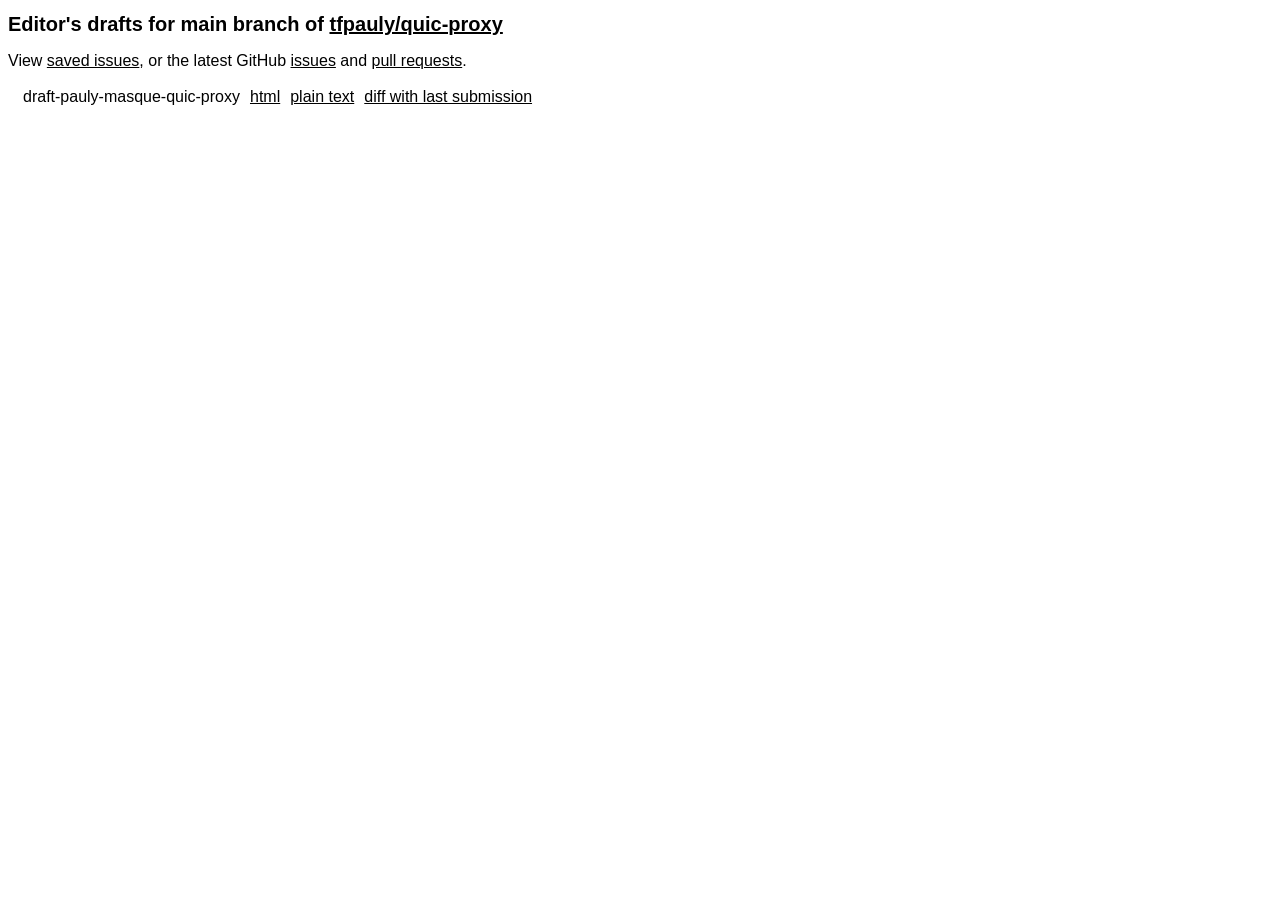
<file: index.html>
<!DOCTYPE html>
<html>
  <head>
    <title>tfpauly/quic-proxy main preview</title>
    <meta name="viewport" content="initial-scale=1.0">
    <style type="text/css">/*<![CDATA[*/
      body { font-family: "Helvetica Neue","Open Sans",Helvetica,Calibri,sans-serif; }
      h1, h2, td { font-family: "Helvetica Neue","Roboto Condensed","Open Sans",Helvetica,Calibri,sans-serif; }
      h1 { font-size: 20px; } h2 { font-size: 16px; }
      table { margin: 5px 10px; border-collapse: collapse; }
      th, td { font-weight: normal; text-align: left; padding: 2px 5px; }
      a:link { color: #000; } a:visited { color: #00a; }
    /*]]>*/</style>
  </head>
  <body>
    <h1>Editor's drafts for main branch of <a href="https://github.com/tfpauly/quic-proxy">tfpauly/quic-proxy</a></h1>
    <p>View <a href="issues.html">saved issues</a>,
      or the latest GitHub <a href="https://github.com/tfpauly/quic-proxy/issues">issues</a>
      and <a href="https://github.com/tfpauly/quic-proxy/pulls">pull requests</a>.</p>
    <table id="branch-main">
      <tr>
        <th>draft-pauly-masque-quic-proxy</th>
        <td><a href="./draft-pauly-masque-quic-proxy.html"
           class="html draft-pauly-masque-quic-proxy">html</a></td>
        <td><a href="./draft-pauly-masque-quic-proxy.txt"
           class="txt draft-pauly-masque-quic-proxy">plain text</a></td>
        <td><a href="https://tools.ietf.org/rfcdiff?url1=https://tools.ietf.org/id/draft-pauly-masque-quic-proxy.txt&amp;url2=https://tfpauly.github.io/quic-proxy/draft-pauly-masque-quic-proxy.txt" class="diff draft-pauly-masque-quic-proxy">
          diff with last submission</a></td>
      </tr>
    </table>
    <script>
// @licstart
//  Any copyright is dedicated to the Public Domain.
//  http://creativecommons.org/publicdomain/zero/1.0/
// @licend
window.onload = function() {
  var referrer_branch = 'main';
  // e.g., "https://github.com/user/repo/tree/main"
  var chunks = document.referrer.split("/");
  if (chunks[2] === 'github.com' && chunks[5] === 'tree') {
    referrer_branch = chunks[6];
  }
  let branch = document.querySelector('#branch-' + referrer_branch);
  let h = document.location.hash.substring(1);
  if (h === 'show') {
    document.location.hash = '#' + branch.id;
  } else if (branch && h.startsWith('go')) {
    let e = branch.querySelector(h.substring(2));
    if (e && e.href) {
      document.location = e.href;
    }
  }
};
    </script>
  </body>
</html>
</file>
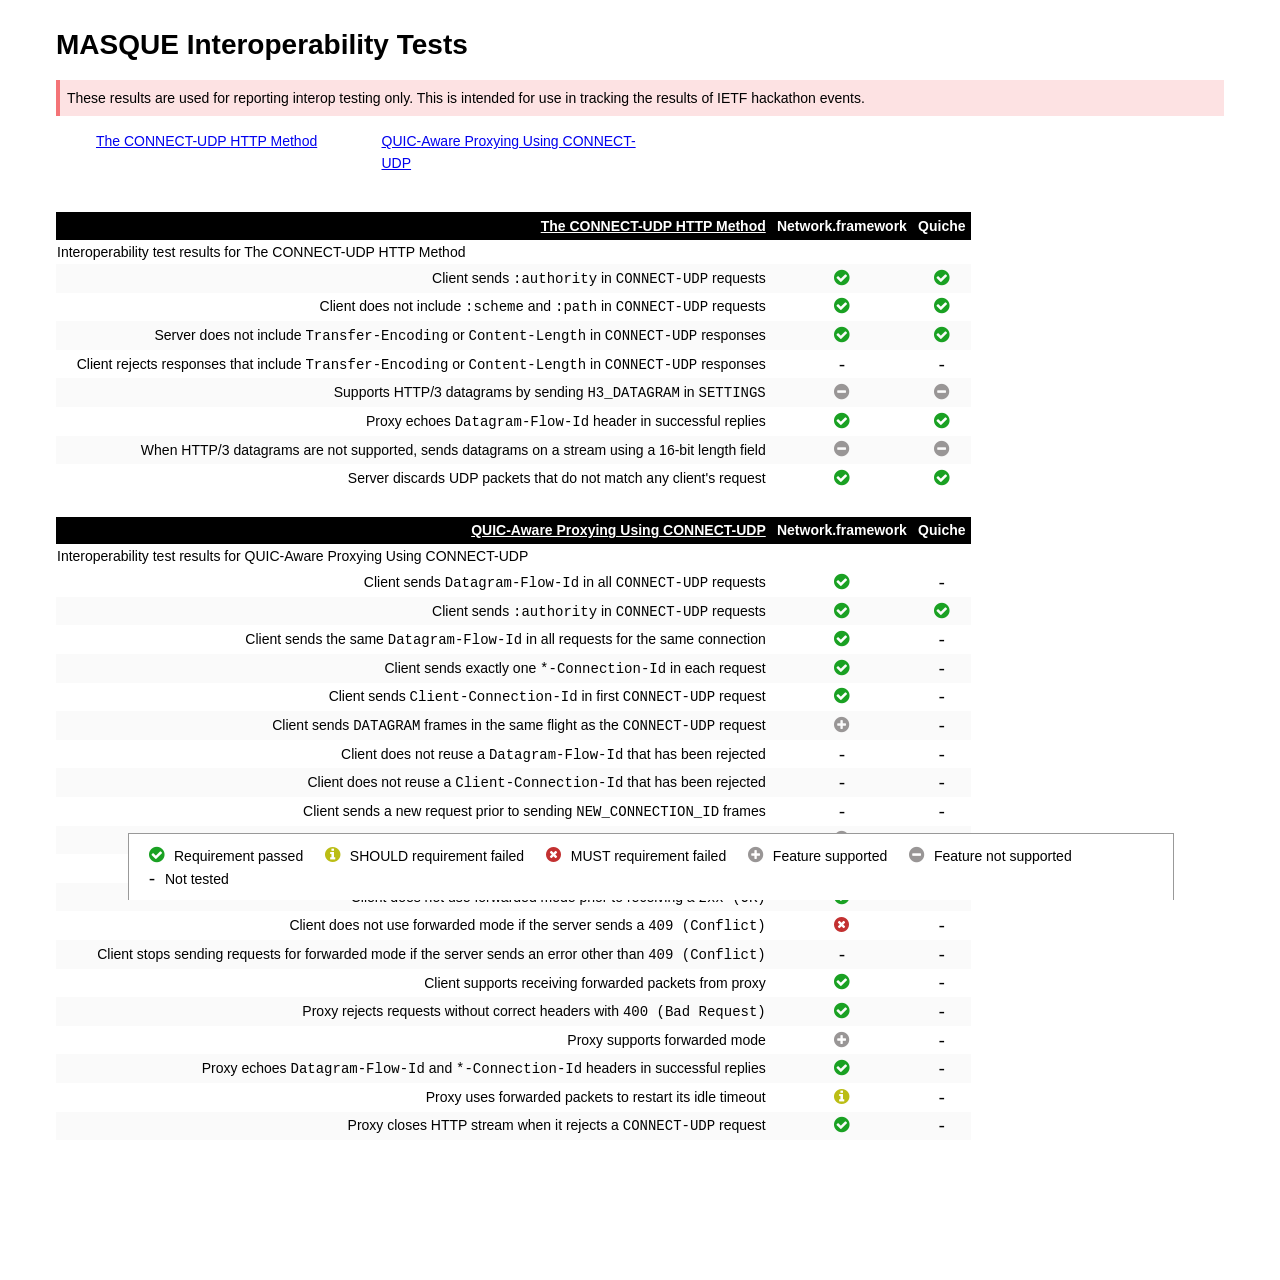
<file: interop/index.html>
<!doctype html>
<html>
  <head>
    <meta charset="utf-8">
    <title>MASQUE Interoperability Tests</title>
    <link rel="stylesheet" href="style.css" type="text/css">
    <script type="module">
      import index from './results/index.mjs'
      import * as summary from './lib/summary.mjs'
      import * as display from './lib/display.mjs'
      import baseTests from './tests/index.mjs'

      const loc = new URL(window.location)
      const suiteIds = loc.searchParams.getAll('suite')
      const testIds = loc.searchParams.getAll('id')
      const isFrame = loc.searchParams.get('frame') && true || false
      const isDefault = testIds.length === 0 && suiteIds.length === 0

      if (! isFrame) {
        document.querySelectorAll('.noFrame').forEach(e => {e.style.display = 'block'})
      }

      const ToC = document.getElementById('ToC')
      const target = document.getElementById('target')
      const key = document.getElementById('key')

      display.showKey(key)
      summary.loadResults(index)
      .then(results => {
        if (isDefault) {
          summary.showToC(ToC, baseTests)
        }
        summary.showResults(target, baseTests, results, testIds, suiteIds)
      })
      .then(() => {
        if (window.location.hash !== "") {
          const fragId = window.location.hash.substring(1)
          document.getElementById(fragId).scrollIntoView()
        }
      })
    </script>
  </head>
  <body>
    <h1 class='noFrame'>MASQUE Interoperability Tests</h1>

    <p class="warning noFrame">These results are used for reporting interop testing only. This is intended for use in tracking the results of IETF hackathon events.</p>

    <p id="key">
      <span class="key-item"><span class="fa" data-kind="pass"></span>Requirement passed &nbsp;</span>
      <span class="key-item"><span class="fa" data-kind="should_fail"></span>SHOULD requirement failed &nbsp;</span>
      <span class="key-item"><span class="fa" data-kind="must_fail"></span>MUST requirement failed &nbsp;</span>
      <span class="key-item"><span class="fa" data-kind="yes"></span>Feature supported &nbsp;</span>
      <span class="key-item"><span class="fa" data-kind="no"></span>Feature not supported &nbsp;</span>
      <span class="key-item"><span class="fa" data-kind="untested"></span>Not tested</span>
    </p>

    <ul id="ToC" class="noFrame">
    </ul>

    <form method="GET" id="selectForm">
      <table id="target">
      </table>
    </form>
  </body>
</html>
</file>
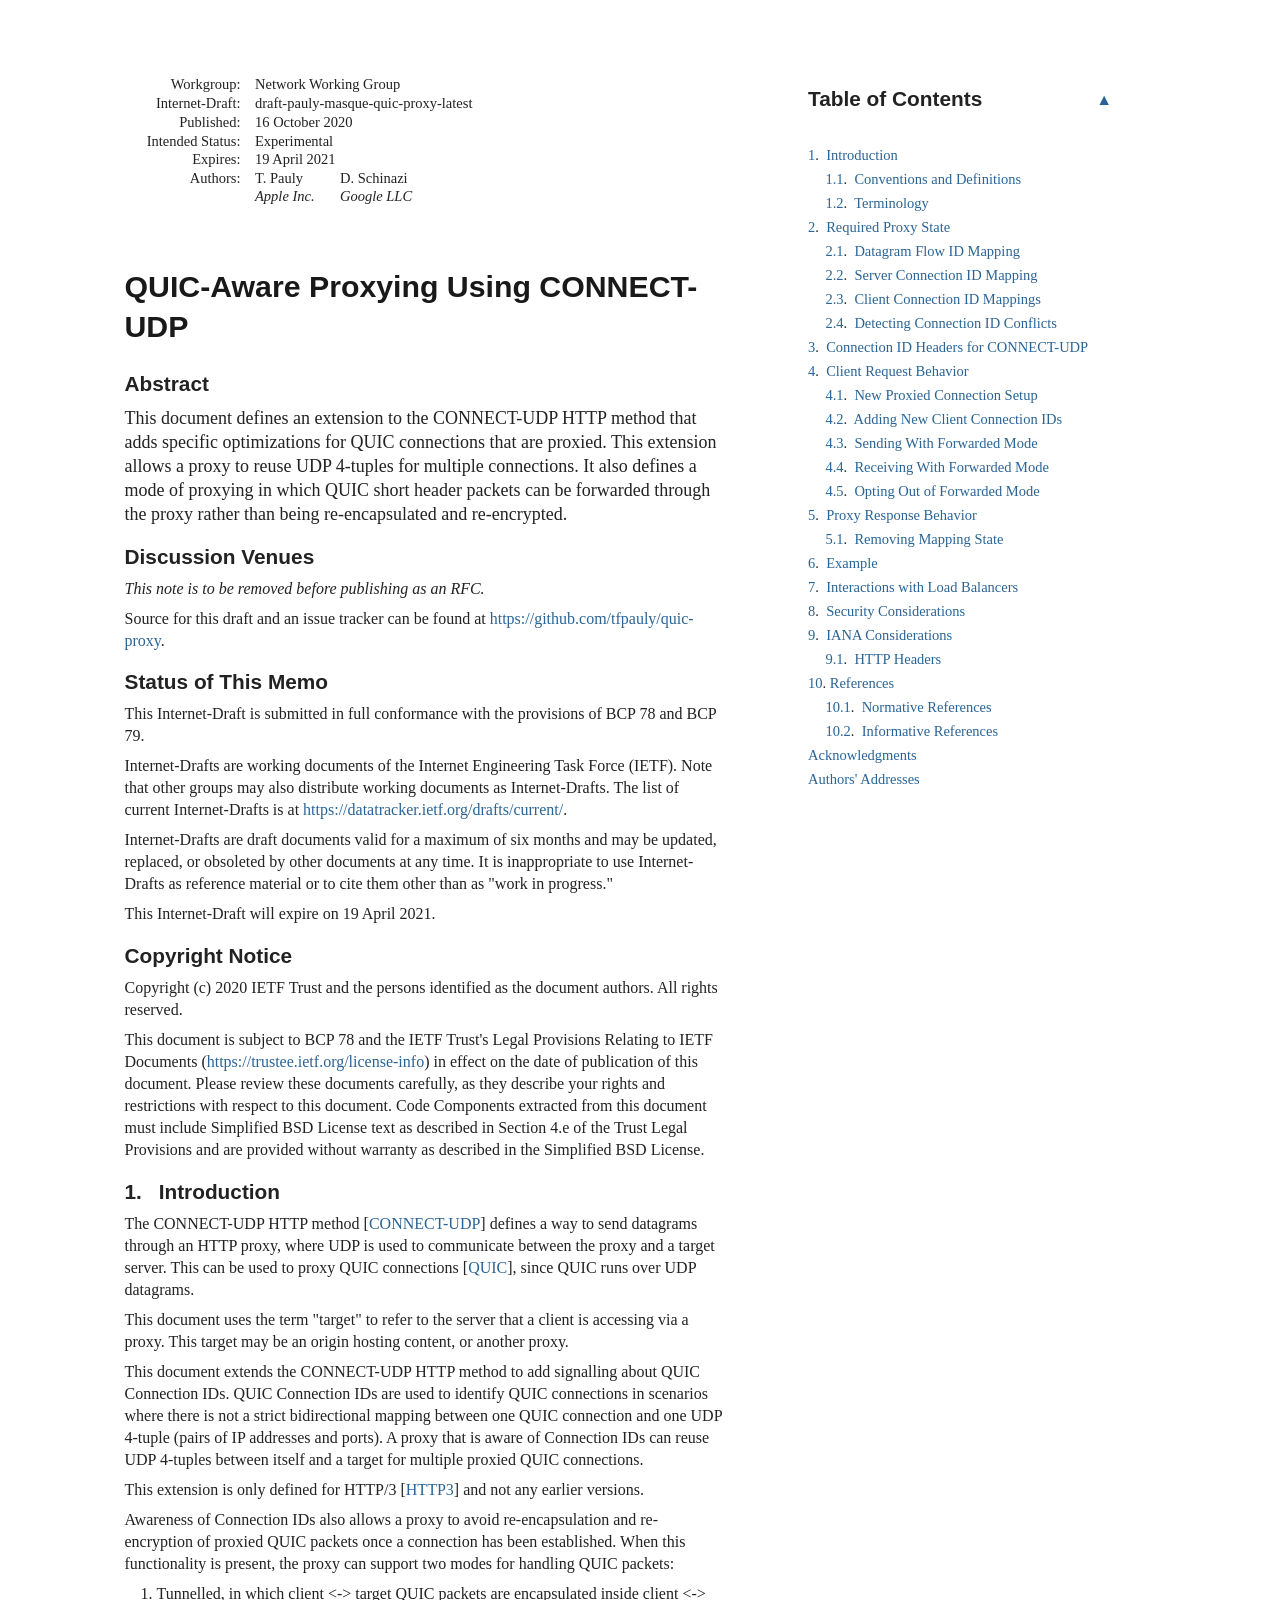
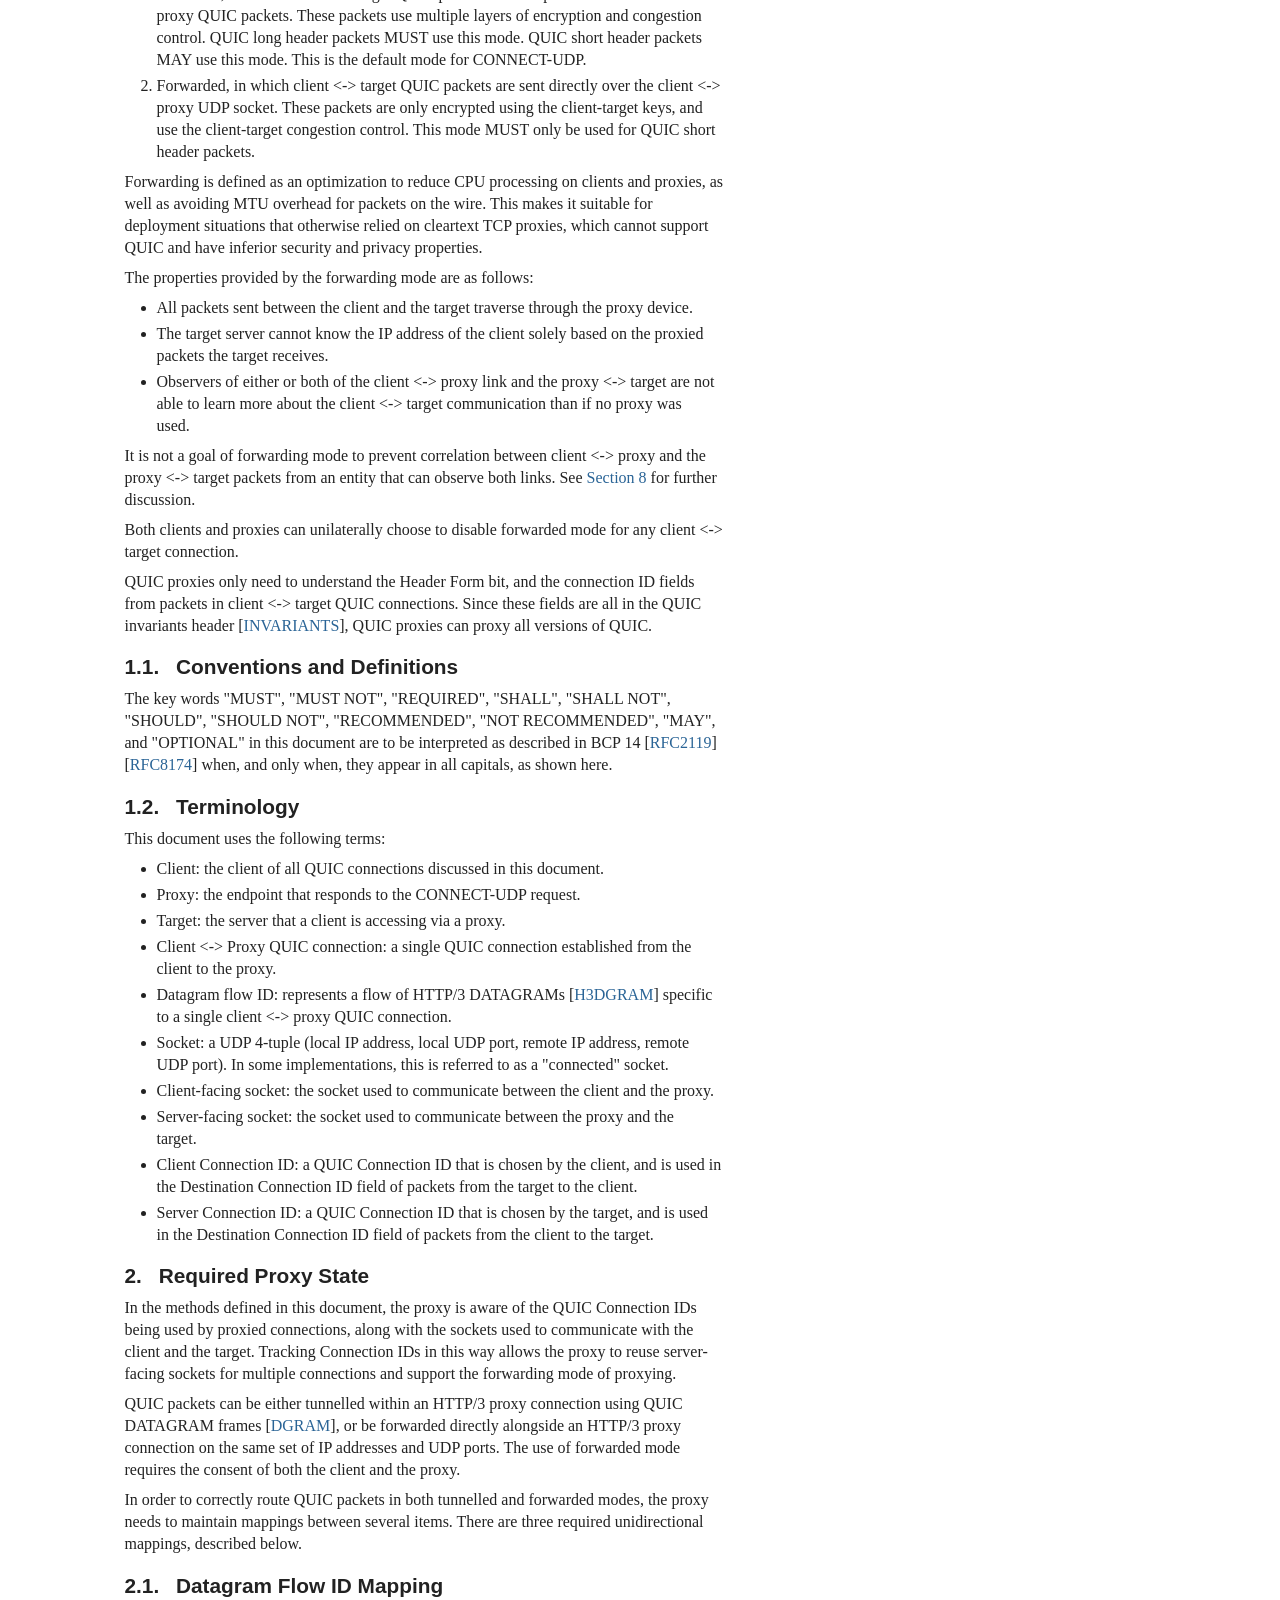
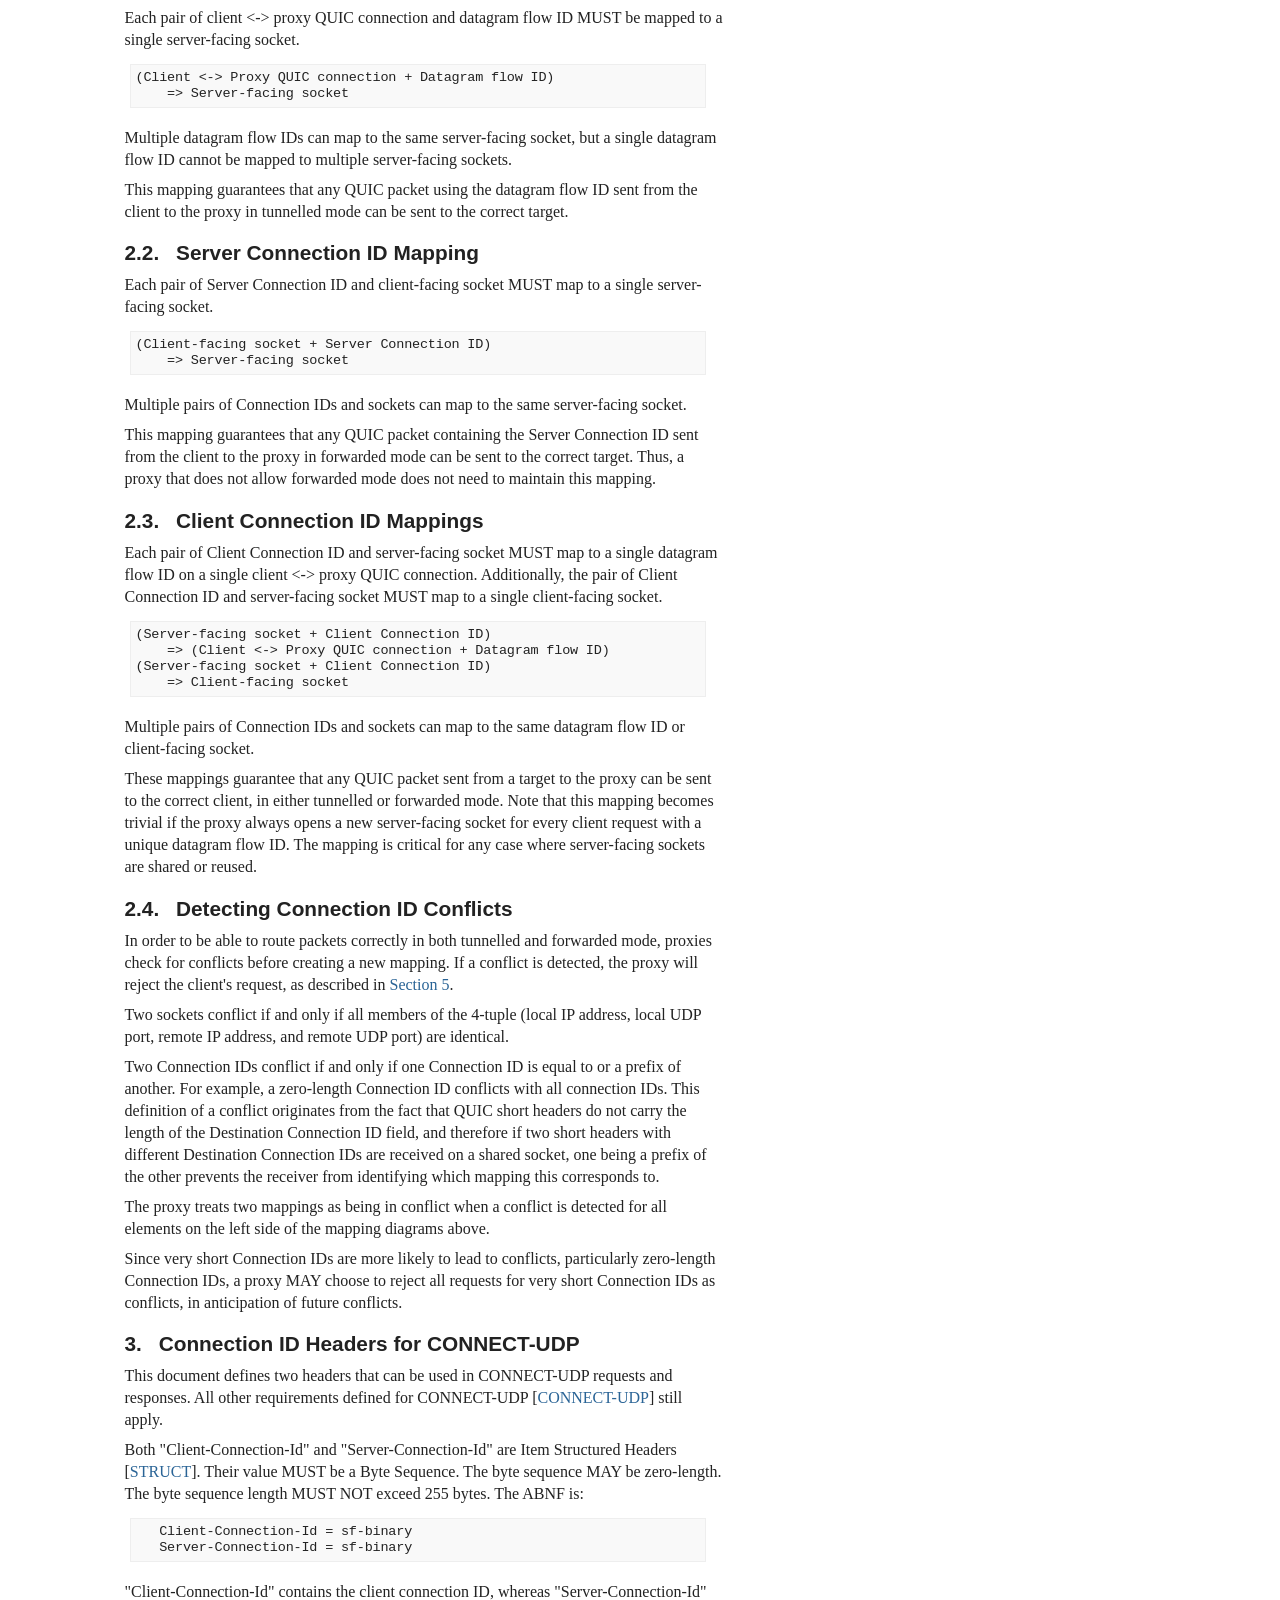
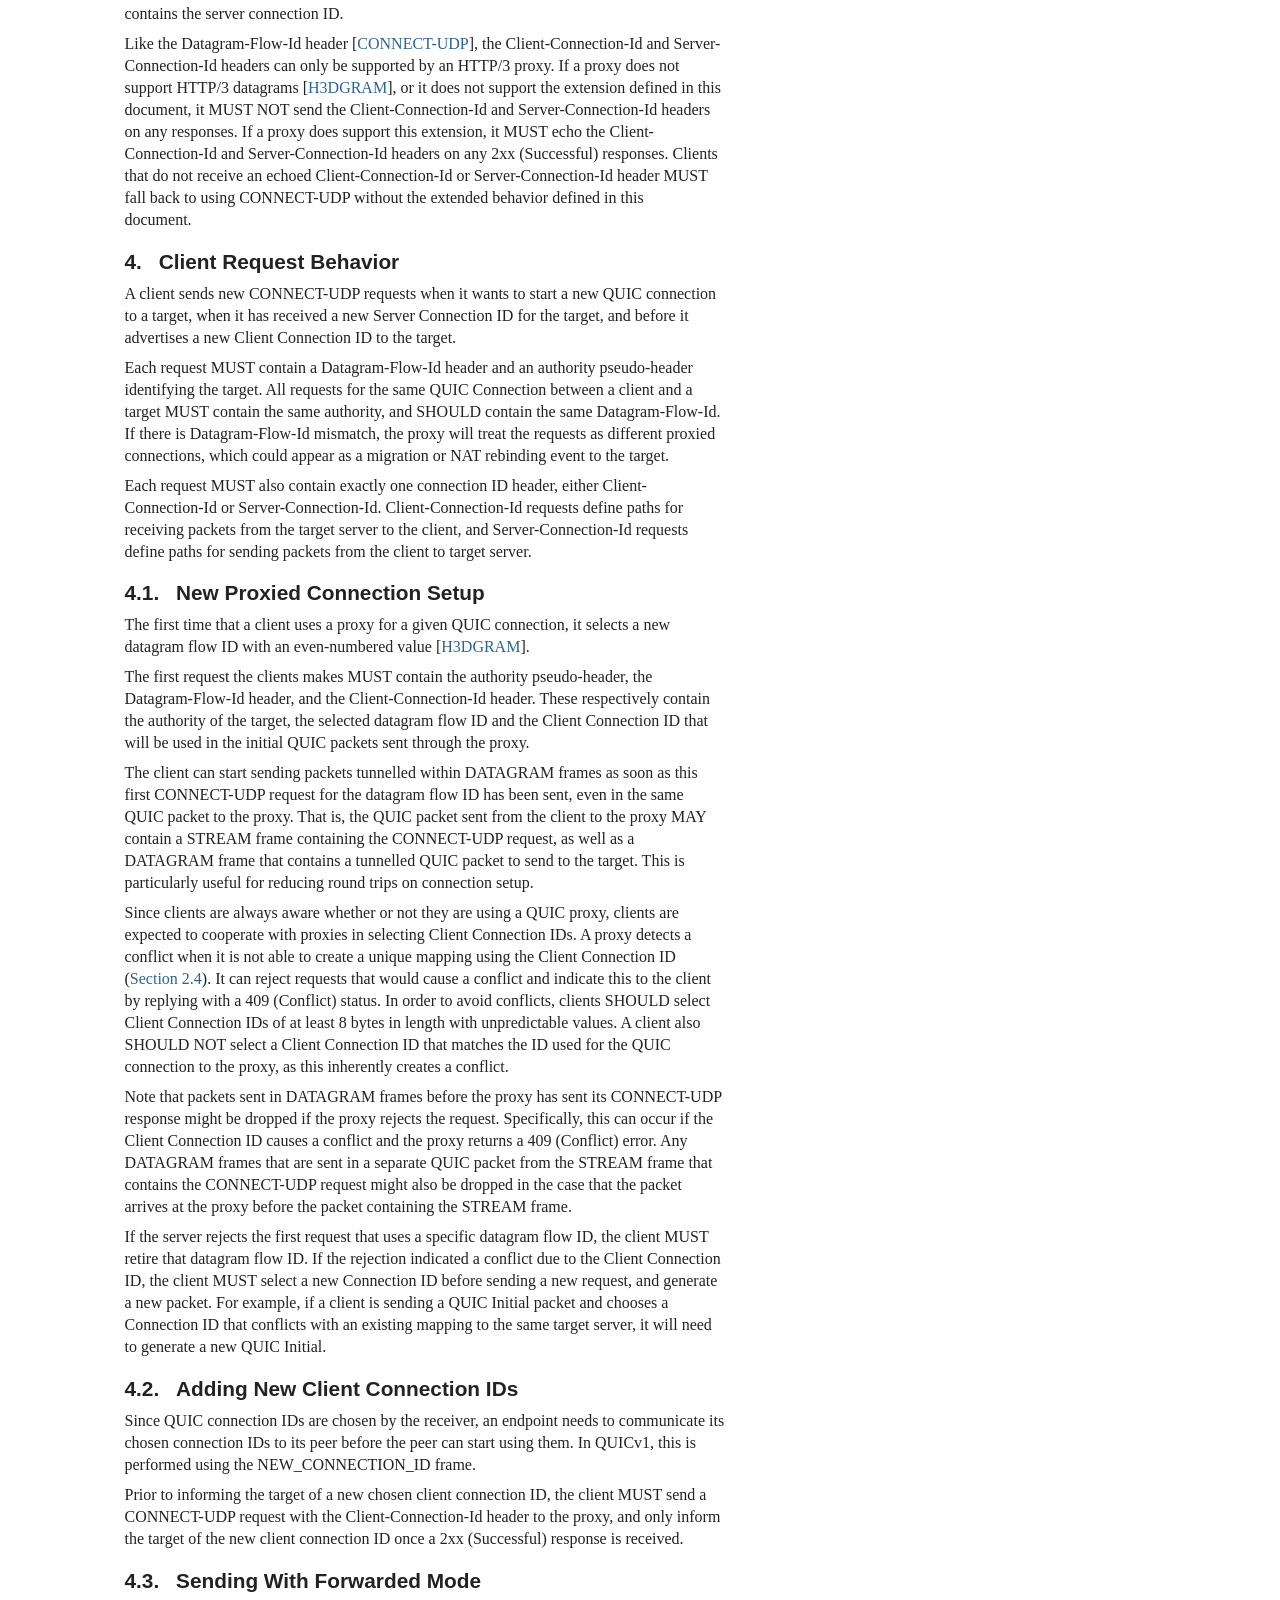
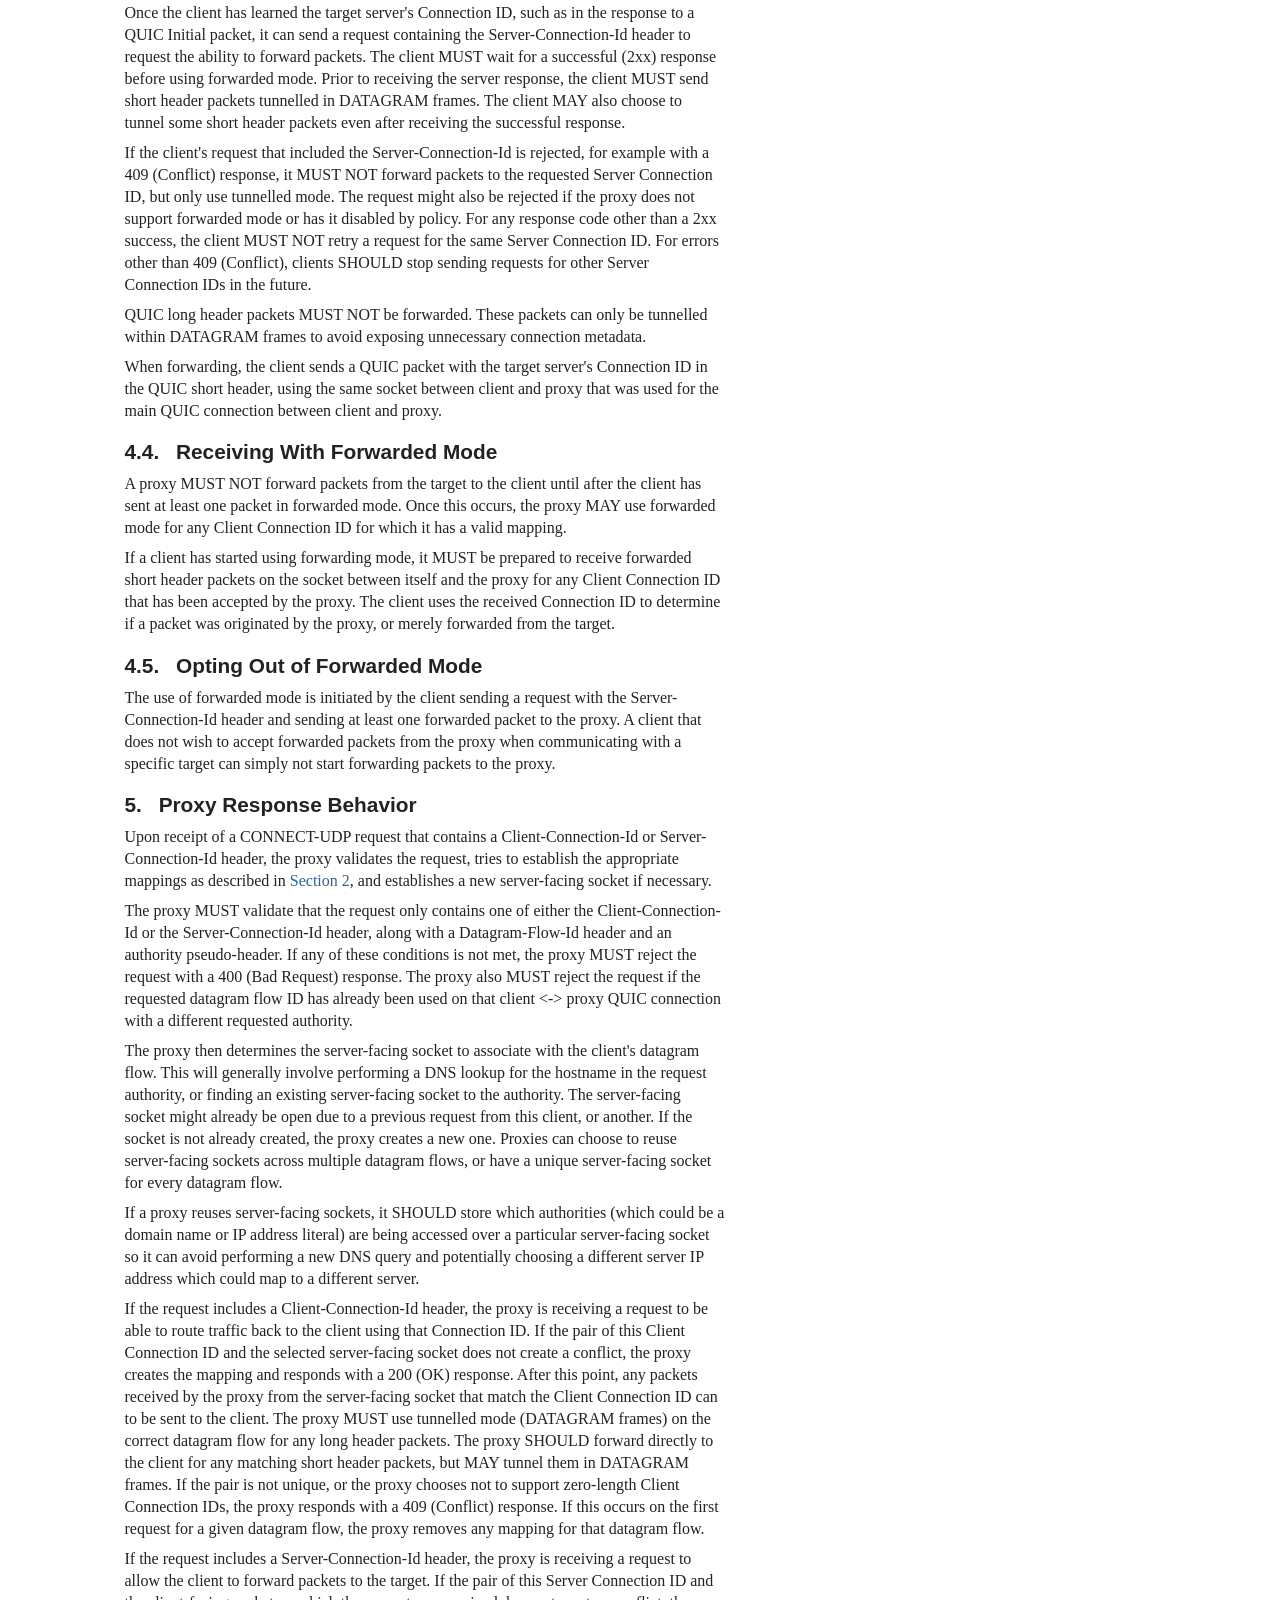
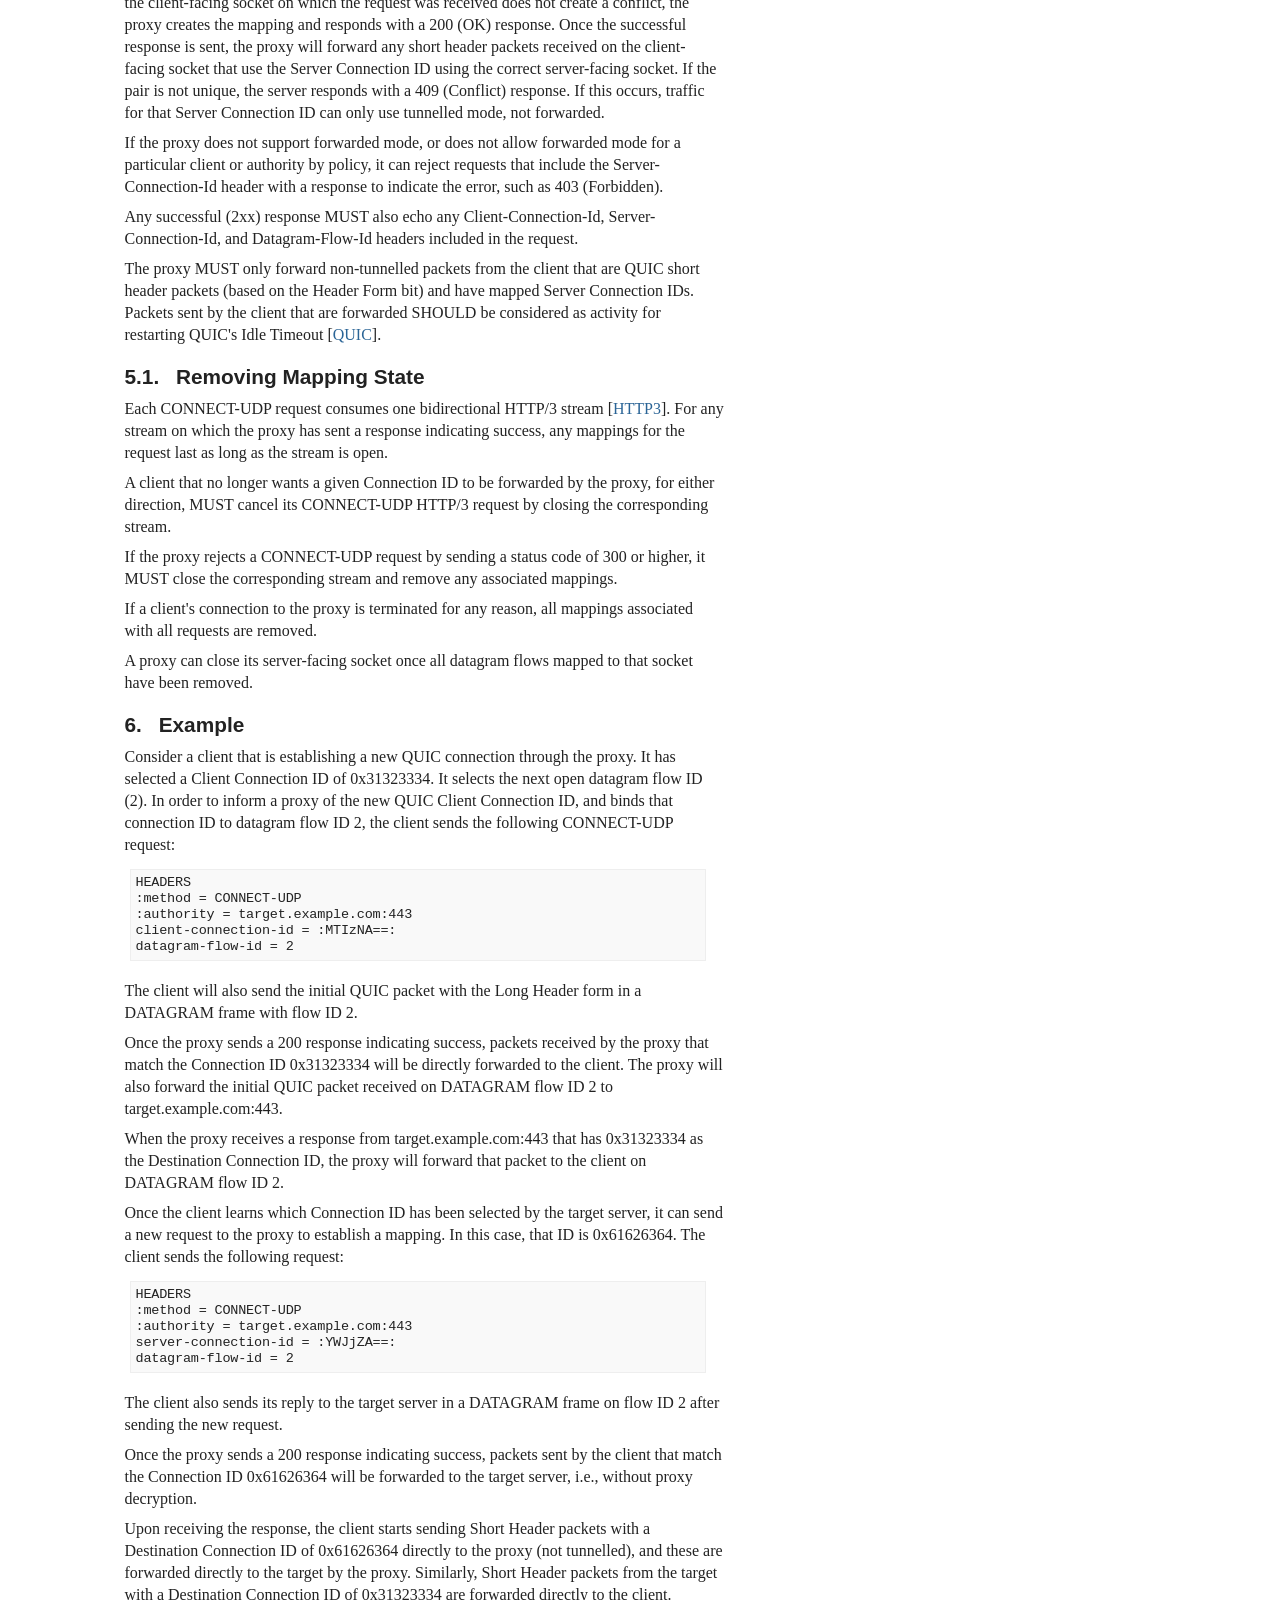
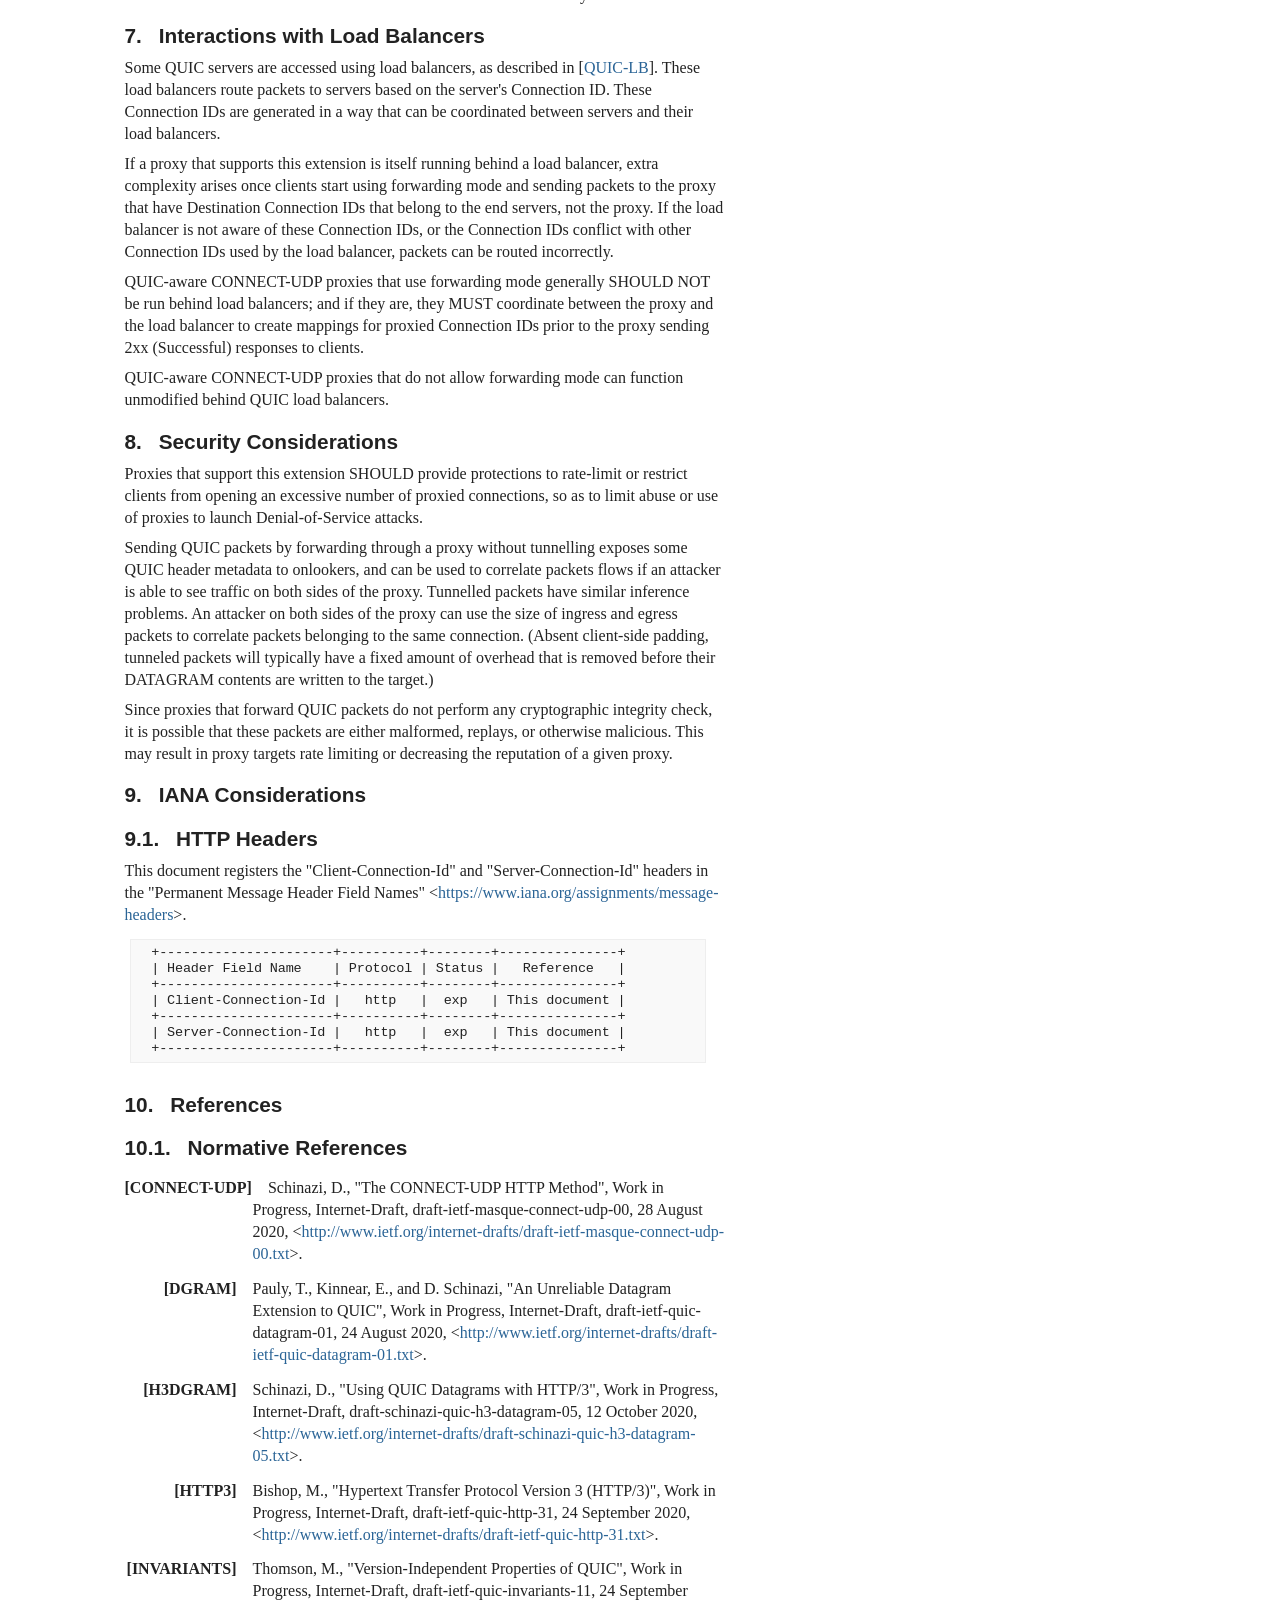
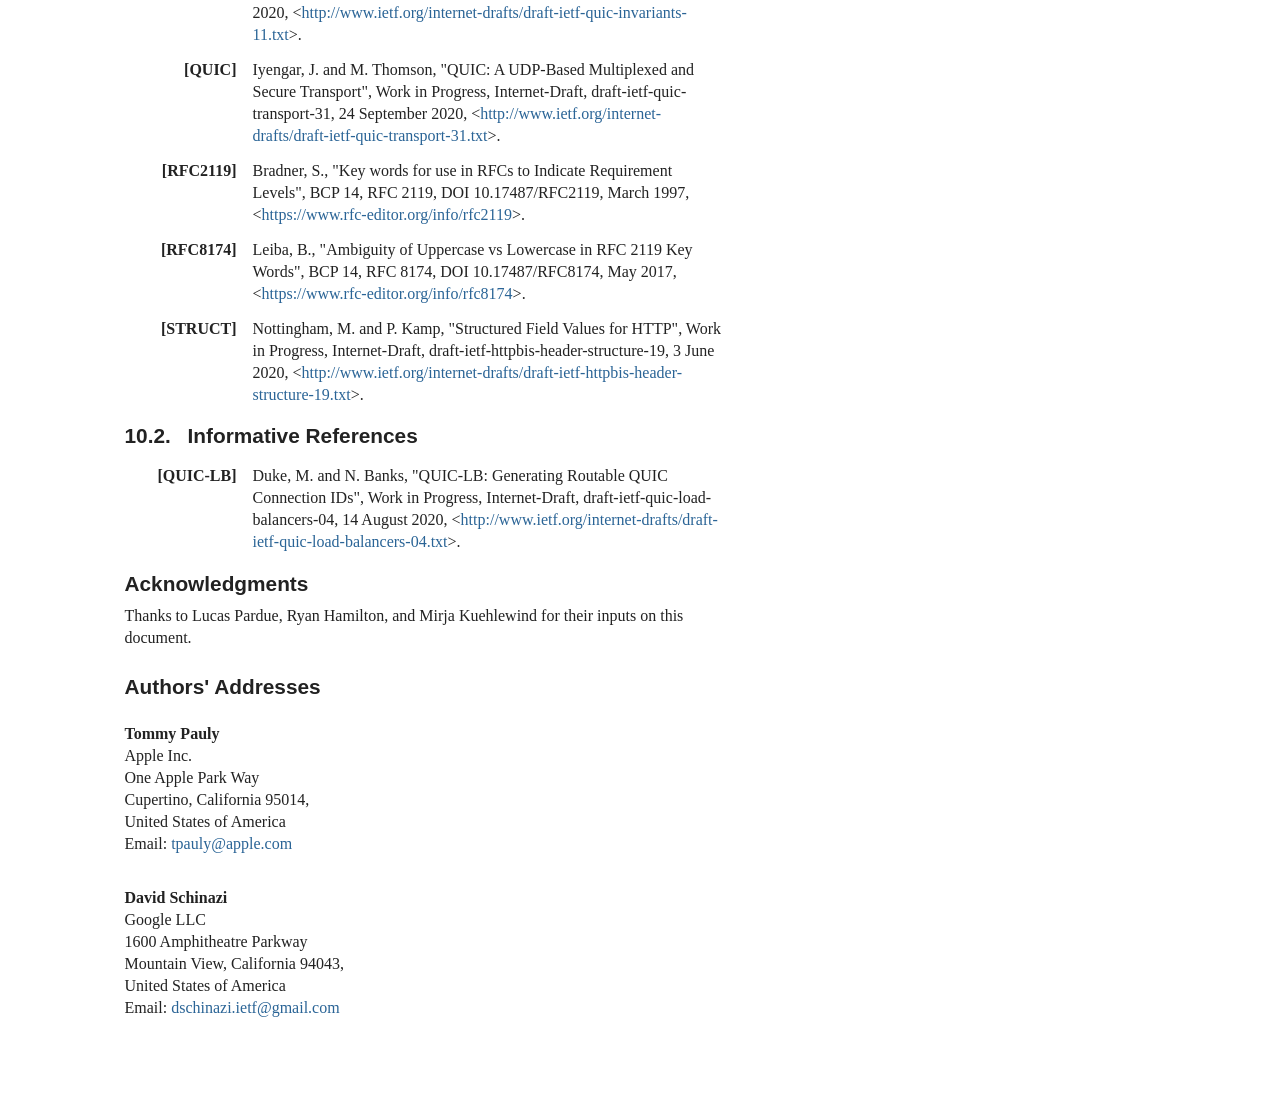
<file: draft-pauly-masque-quic-proxy.html>
<!DOCTYPE html>
<html lang="en" class="Internet-Draft">
<head>
<meta charset="utf-8">
<meta content="Common,Latin" name="scripts">
<meta content="initial-scale=1.0" name="viewport">
<title>QUIC-Aware Proxying Using CONNECT-UDP</title>
<meta content="Tommy Pauly" name="author">
<meta content="David Schinazi" name="author">
<meta content="
       This document defines an extension to the CONNECT-UDP HTTP method that adds
specific optimizations for QUIC connections that are proxied. This extension
allows a proxy to reuse UDP 4-tuples for multiple connections. It also defines a
mode of proxying in which QUIC short header packets can be forwarded through the
proxy rather than being re-encapsulated and re-encrypted. 
    " name="description">
<meta content="xml2rfc 3.2.1" name="generator">
<meta content="Internet-Draft" name="keyword">
<meta content="draft-pauly-masque-quic-proxy-latest" name="ietf.draft">
<!-- Generator version information:
  xml2rfc 3.2.1
    Python 3.8.2
    appdirs 1.4.4
    ConfigArgParse 1.2.3
    google-i18n-address 2.4.0
    html5lib 1.1
    intervaltree 3.1.0
    Jinja2 2.11.2
    kitchen 1.2.6
    lxml 4.5.2
    pycountry 20.7.3
    pyflakes 2.2.0
    PyYAML 5.3.1
    requests 2.24.0
    setuptools 49.6.0
    six 1.15.0
-->
<link href="draft-pauly-masque-quic-proxy.xml" rel="alternate" type="application/rfc+xml">
<link href="#copyright" rel="license">
<style type="text/css">@import url('https://martinthomson.github.io/i-d-template/fonts.css');

html {
  --background-color: #fff;
  --text-color: #222;
  --title-color: #191919;
  --link-color: #2a6496;
  --highlight-color: #f9f9f9;
  --line-color: #eee;
  --small-font-size: 14.5px;
}
body {
  max-width: 600px;
  margin: 75px auto;
  padding: 0 5px;
  color: var(--text-color);
  background-color: var(--background-color);
  font: 16px/22px "Lora", serif;
  scroll-behavior: smooth;
}

.ears {
  display: none;
}

/* headings */
#title, h1, h2, h3, h4, h5, h6 {
  font-family: "Cabin Condensed", sans-serif;
  font-weight: 600;
  margin: 0.8em 0 0.3em;
  font-size-adjust: 0.5;
  color: var(--title-color);
}
#title {
  padding: 1em 0 0.2em;
  font-size: 32px;
  line-height: 40px;
  clear: both;
}
h1, h2, h3 {
  font-size: 22px;
  line-height: 26px;
}
h4, h5, h6 {
  font-size: 18px;
  line-height: 22px;
}

/* general structure */
.author {
  padding-bottom: 0.3em;
}
#abstract+p, #abstract+p code, #abstract+p samp, #abstract+p tt {
  font-size: 18px;
  line-height: 24px;
}
p {
  padding: 0;
  margin: 0.5em 0;
  text-align: left;
}
div {
  margin: 0;
}
.alignRight.art-text {
  background-color: var(--highlight-color);
  border: 1px solid var(--line-color);
  border-radius: 3px;
  padding: 0.5em 1em 0;
  margin-bottom: 0.5em;
}
.alignRight.art-text pre {
  padding: 0;
  width: auto;
}
.alignRight {
  margin: 1em 0;
}
.alignRight > *:first-child {
  border: none;
  margin: 0;
  float: right;
  clear: both;
}
.alignRight > *:nth-child(2) {
  clear: both;
  display: block;
  border: none;
}
svg {
  display: block;
}
.alignCenter.art-text {
  background-color: var(--highlight-color);
  border: 1px solid var(--line-color);
  border-radius: 3px;
  padding: 0.5em 1em 0;
  margin-bottom: 0.5em;
}
.alignCenter.art-text pre {
  padding: 0;
  width: auto;
}
.alignCenter {
  margin: 1em 0;
}
.alignCenter > *:first-child {
  border: none;
  /* this isn't optimal, but it's an existence proof.  PrinceXML doesn't
     support flexbox yet.
  */
  display: table;
  margin: 0 auto;
}

/* lists */
ol, ul {
  padding: 0;
  margin: 0 0 0.5em 2em;
}
ol ol, ul ul, ol ul, ul ol {
  margin-left: 1em;
}
li {
  margin: 0 0 0.25em 0;
}
.ulCompact li {
  margin: 0;
}
ul.empty, .ulEmpty {
  list-style-type: none;
}
ul.empty li, .ulEmpty li {
  margin-top: 0.5em;
}
ul.compact, .ulCompact,
ol.compact, .olCompact {
  line-height: 100%;
  margin: 0 0 0 2em;
}

/* definition lists */
dl {
}
dl > dt {
  float: left;
  margin-right: 1em;
}
dl > dd {
  margin-bottom: .8em;
  min-height: 1.3em;
}
dl.compact > dd, .dlCompact > dd {
  margin-bottom: 0em;
}
dl > dd > dl {
  margin-top: 0.5em;
  margin-bottom: 0em;
}
dd.break {
  display: none;
}

/* links */
a, a[href].selfRef:hover {
  text-decoration: none;
}
a[href].selfRef {
  color: var(--text-color);
}
a[href] {
  color: var(--link-color);
}
a[href]:hover {
  text-decoration: underline;
}
a[href].selfRef:hover {
  background-color: var(--highlight-color);
}
a.xref {
  white-space: nowrap;
}

/* Figures */
tt, code, pre {
  background-color: var(--highlight-color);
  font: 14px/22px 'Oxygen Mono', monospace;
}
pre {
  border: 1px solid var(--line-color);
  font-size: 13.5px;
  line-height: 16px;
  letter-spacing: -0.2px;
  margin: 5px;
  padding: 5px;
}
img {
  max-width: 100%;
}
figure {
  margin: 0.5em 0;
}
figure blockquote {
  margin: 0.8em 0.4em 0.4em;
}
figcaption, caption {
  font-style: italic;
  margin: 0.5em 1.5em;
  text-align: left;
}
@media screen {
  pre {
    display: inline-block;
    overflow-x: auto;
    max-width: 100%;
    width: calc(100% - 22px - 1em);
  }
  figure pre {
    display: block;
    width: calc(100% - 25px);
  }
  pre + .pilcrow {
    display: inline-block;
    vertical-align: text-bottom;
    padding-bottom: 8px;
  }
  table {
    display: inline-block;
    overflow-x: auto;
  }
}

/* aside, blockquote */
aside, blockquote {
  margin-left: 0;
  padding: 0 2em;
  font-style: italic;
}
blockquote {
  background-color: var(--highlight-color);
  border: 1px solid var(--line-color);
  border-radius: 3px;
  margin: 1em 0;
}
cite {
  display: block;
  text-align: right;
  font-style: italic;
}

/* tables */
table {
  max-width: 100%;
  margin: 0 0 1em;
  border-collapse: collapse;
}
table.right {
  margin-left: auto;
}
table.center {
  margin-left: auto;
  margin-right: auto;
}
table.left {
  margin-right: auto;
}
thead, tbody {
  border: 1px solid var(--line-color);
}
th, td {
  text-align: left;
  vertical-align: top;
  padding: 5px 10px;
}
th {
  background-color: var(--line-color);
}
tr:nth-child(2n) > td {
  background-color: var(--background-color);
}
tr:nth-child(2n+1) > td {
  background-color: var(--highlight-color);
}
thead+tbody > tr:nth-child(2n) > td {
  background-color: var(--highlight-color);
}
thead+tbody > tr:nth-child(2n+1) > td {
  background-color: var(--background-color);
}
table caption {
  margin: 0;
  padding: 3px 0 3px 1em;
}
table p {
  margin: 0;
}

/* pilcrow */
a.pilcrow {
  margin-left: 3px;
  visibility: hidden;
  user-select: none;
}
a.pilcrow[href] { color: #ddd; }
a.pilcrow[href]:hover { text-decoration: none; }
@media screen {
  :hover > a.pilcrow {
    visibility: visible;
  }
  a.pilcrow:hover {
    background-color: transparent;
  }
}

/* misc */
hr {
  border: 0;
  border-top: 1px solid var(--line-color);
}
.bcp14 {
  font-variant: small-caps;
}

.role {
  font-variant: all-small-caps;
}

/* info block */
#identifiers {
  margin: 0;
  font-size: var(--small-font-size);
  line-height: 18px;
  --identifier-width: 8em;
}
#identifiers dt {
  width: var(--identifier-width);
  margin: 0;
  clear: left;
  float: left;
  text-align: right;
}
#identifiers dd {
  margin: 0 0 0 calc(1em + var(--identifier-width));
  min-width: 5em;
}
#identifiers .authors .author {
  display: inline-block;
  margin-right: 1.5em;
}
#identifiers .authors .org {
  font-style: italic;
}

/* The prepared/rendered info at the very bottom of the page */
.docInfo {
  color: #999;
  font-size: 0.9em;
  font-style: italic;
  margin-top: 2em;
}
.docInfo .prepared {
  float: left;
}
.docInfo .prepared {
  float: right;
}

/* table of contents */
#toc {
  padding: 0.75em 0 2em 0;
  margin-bottom: 1em;
}
#toc nav ul {
  margin: 0 0.5em 0 0;
  padding: 0;
  list-style: none;
}
#toc nav li {
  line-height: 1.3em;
  margin: 0.75em 0;
  padding-left: 1.2em;
  text-indent: -1.2em;
}
#toc a.xref {
  white-space: normal;
}
/* references */
.references dt {
  text-align: right;
  font-weight: bold;
  min-width: 7em;
}
.references dd {
  margin-left: 8em;
  overflow: auto;
}

.refInstance {
  margin-bottom: 1.25em;
}

.references .ascii {
  margin-bottom: 0.25em;
}

/* index */
.index ul {
  margin: 0 0 0 1em;
  padding: 0;
  list-style: none;
}
.index ul ul {
  margin: 0;
}
.index li {
  margin: 0;
  text-indent: -2em;
  padding-left: 2em;
  padding-bottom: 5px;
}
.indexIndex {
  margin: 0.5em 0 1em;
}
.index a {
  font-weight: 700;
}
/* make the index two-column on all but the smallest screens */
@media (min-width: 500px) {
  .index ul {
    column-count: 2;
    column-gap: 20px;
  }
  .index ul ul {
    column-count: 1;
    column-gap: 0;
  }
}

/* authors */
address.vcard {
  font-style: normal;
  margin: 1em 0;
}
address.vcard .nameRole {
  font-weight: 700;
  margin-left: 0;
}
address.vcard .label {
  margin: 0.5em 0;
}
address.vcard .type {
  display: none;
}
.alternative-contact {
  margin: 1.5em 0 1em;
}
hr.addr {
  border-top: 1px dashed;
  margin: 0;
  color: #ddd;
  max-width: calc(100% - 16px);
}
@media (min-width: 500px) {
  #authors-addresses > section {
    column-count: 2;
    column-gap: 20px;
  }
  #authors-addresses > section > h2 {
    column-span: all;
  }
  /* hack for break-inside: avoid-column */
  #authors-addresses address {
    display: inline-block;
    break-inside: avoid-column;
  }
}

.rfcEditorRemove p:first-of-type {
  font-style: italic;
}
.cref {
  background-color: rgba(249, 232, 105, 0.3);
  padding: 2px 4px;
}
.crefSource {
  font-style: italic;
}
/* alternative layout for smaller screens */
@media screen and (max-width: 929px) {
  #toc {
    position: fixed;
    z-index: 2;
    top: 0;
    right: 0;
    padding: 0;
    margin: 0;
    border-bottom: 1px solid #ccc;
    opacity: 0.6;
  }
  #toc.active {
      opacity: 1;
  }
  #toc h2 {
    margin: 0;
    padding: 2px 0 2px 6px;
    padding-right: 1em;
    font-size: 18px;
    line-height: 24px;
    min-width: 190px;
    text-align: right;
    background-color: #444;
    color: white;
    cursor: pointer;
  }
  #toc h2::before { /* css hamburger */
    float: right;
    position: relative;
    width: 1em;
    height: 1px;
    left: -164px;
    margin: 8px 0 0 0;
    background: white none repeat scroll 0 0;
    box-shadow: 0 4px 0 0 white, 0 8px 0 0 white;
    content: "";
  }
  #toc nav {
    display: none;
    background-color: var(--background-color);
    padding: 0.5em 1em 1em;
    overflow: auto;
    overscroll-behavior: contain;
    height: calc(100vh - 48px);
    border-left: 1px solid #ddd;
  }
  #toc.active nav {
    display: block;
  }
  /* Make the collapsed ToC header render white on gray also when it's a link */
  #toc h2 a,
  #toc h2 a:link,
  #toc h2 a:focus,
  #toc h2 a:hover,
  #toc a.toplink,
  #toc a.toplink:hover {
    color: white;
    background-color: #444;
    text-decoration: none;
  }
  #toc a.toplink {
    margin-top: 2px;
  }
}

/* alternative layout for wide screens */
@media screen and (min-width: 930px) {
  body {
    padding-right: 360px;
    padding-right: calc(min(180px + 20%, 500px));
  }
  #toc {
    position: fixed;
    bottom: 0;
    right: 0;
    right: calc(50vw - 480px);
    width: 312px;
    margin: 0;
    padding: 0;
    z-index: 1;
  }
  #toc h2 {
    margin: 0;
    padding: 0.25em 1em 1em 0;
  }
  #toc nav {
    display: block;
    height: calc(90vh - 84px);
    bottom: 0;
    padding: 0.5em 0 2em;
    overflow: auto;
    overscroll-behavior: contain;
    scrollbar-width: thin;
  }
  #toc nav > ul  {
    margin-bottom: 2em;
  }
  #toc ul {
    margin: 0 0 0 4px;
    font-size: var(--small-font-size);
  }
  #toc ul p, #toc ul li {
    margin: 2px 0;
    line-height: 22px;
  }
  img { /* future proofing */
    max-width: 100%;
    height: auto;
  }
}

/* pagination */
@media print {
  body {
    width: 100%;
  }
  p {
    orphans: 3;
    widows: 3;
  }
  #n-copyright-notice {
    border-bottom: none;
  }
  #toc, #n-introduction {
    page-break-before: always;
  }
  #toc {
    border-top: none;
    padding-top: 0;
  }
  figure, pre {
    page-break-inside: avoid;
  }
  figure {
    overflow: scroll;
  }
  h1, h2, h3, h4, h5, h6 {
    page-break-after: avoid;
  }
  h2+*, h3+*, h4+*, h5+*, h6+* {
    page-break-before: avoid;
  }
  pre {
    white-space: pre-wrap;
    word-wrap: break-word;
    font-size: 10pt;
  }
  table {
    border: 1px solid #ddd;
  }
  td {
    border-top: 1px solid #ddd;
  }
}

@page :first {
  padding-top: 0;
  @top-left {
    content: normal;
    border: none;
  }
  @top-center {
    content: normal;
    border: none;
  }
  @top-right {
    content: normal;
    border: none;
  }
}

@page {
  size: A4;
  margin-bottom: 45mm;
  padding-top: 20px;
}

/* Changes introduced to fix issues found during implementation */

/* Separate body from document info even without intervening H1 */
section {
  clear: both;
}

/* Top align author divs, to avoid names without organization dropping level with org names */
.author {
  vertical-align: top;
}

/* Style section numbers with more space between number and title */
.section-number {
  padding-right: 0.5em;
}

/* Add styling for a link in the ToC that points to the top of the document */
a.toplink {
  float: right;
  margin: 8px 0.5em 0;
}

/* Fix the dl styling to match the RFC 7992 attributes */
dl > dt,
dl.dlParallel > dt {
  float: left;
  margin-right: 1em;
}
dl.dlNewline > dt {
  float: none;
}

/* Provide styling for table cell text alignment */
table .text-left, table .text-left {
  text-align: left;
}
table .text-center, table .text-center {
  text-align: center;
}
table .text-right, table .text-right {
  text-align: right;
}

/* Make the alternative author contact information look less like just another
   author, and group it closer with the primary author contact information */
.alternative-contact {
  margin: 0.5em 0 0.25em 0;
}
address .non-ascii {
  margin: 0 0 0 2em;
}

/* With it being possible to set tables with alignment
  left, center, and right, { width: 100%; } does not make sense */
table {
  width: auto;
}

/* Avoid reference text that sits in a block with very wide left margin,
   because of a long floating dt label.*/
.references dd {
  overflow: visible;
}

/* Control caption placement */
caption {
  caption-side: bottom;
}

/* Limit the width of the author address vcard, so names in right-to-left
   script don't end up on the other side of the page. */

address.vcard {
  max-width: 20em;
  margin-right: auto;
}

/* For address alignment dependent on LTR or RTL scripts */
address div.left {
  text-align: left;
}
address div.right {
  text-align: right;
}

/* Give the table caption label the same styling as the figcaption */

@media print {
  .toplink {
    display: none;
  }

  /* avoid overwriting the top border line with the ToC header */
  #toc {
    padding-top: 1px;
  }

  /* Avoid page breaks inside dl and author address entries */
  dd {
    page-break-before: avoid;
  }
  .vcard {
    page-break-inside: avoid;
  }

}
/* Tweak the bcp14 keyword presentation */
.bcp14 {
  font-variant: small-caps;
  font-weight: bold;
  font-size: 0.9em;
}
</style>

</head>
<body>
<table class="ears">
<thead><tr>
<td class="left">Internet-Draft</td>
<td class="center">QUIC Proxy</td>
<td class="right">October 2020</td>
</tr></thead>
<tfoot><tr>
<td class="left">Pauly &amp; Schinazi</td>
<td class="center">Expires 19 April 2021</td>
<td class="right">[Page]</td>
</tr></tfoot>
</table>
<div id="external-metadata" class="document-information"></div>
<div id="internal-metadata" class="document-information">
<dl id="identifiers">
<dt class="label-workgroup">Workgroup:</dt>
<dd class="workgroup">Network Working Group</dd>
<dt class="label-internet-draft">Internet-Draft:</dt>
<dd class="internet-draft">draft-pauly-masque-quic-proxy-latest</dd>
<dt class="label-published">Published:</dt>
<dd class="published">
<time datetime="2020-10-16" class="published">16 October 2020</time>
    </dd>
<dt class="label-intended-status">Intended Status:</dt>
<dd class="intended-status">Experimental</dd>
<dt class="label-expires">Expires:</dt>
<dd class="expires"><time datetime="2021-04-19">19 April 2021</time></dd>
<dt class="label-authors">Authors:</dt>
<dd class="authors">
<div class="author">
      <div class="author-name">T. Pauly</div>
<div class="org">Apple Inc.</div>
</div>
<div class="author">
      <div class="author-name">D. Schinazi</div>
<div class="org">Google LLC</div>
</div>
</dd>
</dl>
</div>
<h1 id="title">QUIC-Aware Proxying Using CONNECT-UDP</h1>
<section id="section-abstract">
      <h2 id="abstract"><a href="#abstract" class="selfRef">Abstract</a></h2>
<p id="section-abstract-1">This document defines an extension to the CONNECT-UDP HTTP method that adds
specific optimizations for QUIC connections that are proxied. This extension
allows a proxy to reuse UDP 4-tuples for multiple connections. It also defines a
mode of proxying in which QUIC short header packets can be forwarded through the
proxy rather than being re-encapsulated and re-encrypted.<a href="#section-abstract-1" class="pilcrow">¶</a></p>
</section>
<section class="note rfcEditorRemove" id="section-note.1">
      <h2 id="name-discussion-venues">
<a href="#name-discussion-venues" class="section-name selfRef">Discussion Venues</a>
      </h2>
<p id="section-note.1-1">This note is to be removed before publishing as an RFC.<a href="#section-note.1-1" class="pilcrow">¶</a></p>
<p id="section-note.1-2">Source for this draft and an issue tracker can be found at
  <a href="https://github.com/tfpauly/quic-proxy">https://github.com/tfpauly/quic-proxy</a>.<a href="#section-note.1-2" class="pilcrow">¶</a></p>
</section>
<div id="status-of-memo">
<section id="section-boilerplate.1">
        <h2 id="name-status-of-this-memo">
<a href="#name-status-of-this-memo" class="section-name selfRef">Status of This Memo</a>
        </h2>
<p id="section-boilerplate.1-1">
        This Internet-Draft is submitted in full conformance with the
        provisions of BCP 78 and BCP 79.<a href="#section-boilerplate.1-1" class="pilcrow">¶</a></p>
<p id="section-boilerplate.1-2">
        Internet-Drafts are working documents of the Internet Engineering Task
        Force (IETF). Note that other groups may also distribute working
        documents as Internet-Drafts. The list of current Internet-Drafts is
        at <span><a href="https://datatracker.ietf.org/drafts/current/">https://datatracker.ietf.org/drafts/current/</a></span>.<a href="#section-boilerplate.1-2" class="pilcrow">¶</a></p>
<p id="section-boilerplate.1-3">
        Internet-Drafts are draft documents valid for a maximum of six months
        and may be updated, replaced, or obsoleted by other documents at any
        time. It is inappropriate to use Internet-Drafts as reference
        material or to cite them other than as "work in progress."<a href="#section-boilerplate.1-3" class="pilcrow">¶</a></p>
<p id="section-boilerplate.1-4">
        This Internet-Draft will expire on 19 April 2021.<a href="#section-boilerplate.1-4" class="pilcrow">¶</a></p>
</section>
</div>
<div id="copyright">
<section id="section-boilerplate.2">
        <h2 id="name-copyright-notice">
<a href="#name-copyright-notice" class="section-name selfRef">Copyright Notice</a>
        </h2>
<p id="section-boilerplate.2-1">
            Copyright (c) 2020 IETF Trust and the persons identified as the
            document authors. All rights reserved.<a href="#section-boilerplate.2-1" class="pilcrow">¶</a></p>
<p id="section-boilerplate.2-2">
            This document is subject to BCP 78 and the IETF Trust's Legal
            Provisions Relating to IETF Documents
            (<span><a href="https://trustee.ietf.org/license-info">https://trustee.ietf.org/license-info</a></span>) in effect on the date of
            publication of this document. Please review these documents
            carefully, as they describe your rights and restrictions with
            respect to this document. Code Components extracted from this
            document must include Simplified BSD License text as described in
            Section 4.e of the Trust Legal Provisions and are provided without
            warranty as described in the Simplified BSD License.<a href="#section-boilerplate.2-2" class="pilcrow">¶</a></p>
</section>
</div>
<div id="toc">
<section id="section-toc.1">
        <a href="#" onclick="scroll(0,0)" class="toplink">▲</a><h2 id="name-table-of-contents">
<a href="#name-table-of-contents" class="section-name selfRef">Table of Contents</a>
        </h2>
<nav class="toc"><ul class="compact ulEmpty toc">
<li class="compact ulEmpty toc" id="section-toc.1-1.1">
            <p id="section-toc.1-1.1.1" class="keepWithNext"><a href="#section-1" class="xref">1</a>.  <a href="#name-introduction" class="xref">Introduction</a><a href="#section-toc.1-1.1.1" class="pilcrow">¶</a></p>
<ul class="compact ulEmpty toc">
<li class="compact ulEmpty toc" id="section-toc.1-1.1.2.1">
                <p id="section-toc.1-1.1.2.1.1" class="keepWithNext"><a href="#section-1.1" class="xref">1.1</a>.  <a href="#name-conventions-and-definitions" class="xref">Conventions and Definitions</a><a href="#section-toc.1-1.1.2.1.1" class="pilcrow">¶</a></p>
</li>
              <li class="compact ulEmpty toc" id="section-toc.1-1.1.2.2">
                <p id="section-toc.1-1.1.2.2.1" class="keepWithNext"><a href="#section-1.2" class="xref">1.2</a>.  <a href="#name-terminology" class="xref">Terminology</a><a href="#section-toc.1-1.1.2.2.1" class="pilcrow">¶</a></p>
</li>
            </ul>
</li>
          <li class="compact ulEmpty toc" id="section-toc.1-1.2">
            <p id="section-toc.1-1.2.1"><a href="#section-2" class="xref">2</a>.  <a href="#name-required-proxy-state" class="xref">Required Proxy State</a><a href="#section-toc.1-1.2.1" class="pilcrow">¶</a></p>
<ul class="compact ulEmpty toc">
<li class="compact ulEmpty toc" id="section-toc.1-1.2.2.1">
                <p id="section-toc.1-1.2.2.1.1"><a href="#section-2.1" class="xref">2.1</a>.  <a href="#name-datagram-flow-id-mapping" class="xref">Datagram Flow ID Mapping</a><a href="#section-toc.1-1.2.2.1.1" class="pilcrow">¶</a></p>
</li>
              <li class="compact ulEmpty toc" id="section-toc.1-1.2.2.2">
                <p id="section-toc.1-1.2.2.2.1"><a href="#section-2.2" class="xref">2.2</a>.  <a href="#name-server-connection-id-mappin" class="xref">Server Connection ID Mapping</a><a href="#section-toc.1-1.2.2.2.1" class="pilcrow">¶</a></p>
</li>
              <li class="compact ulEmpty toc" id="section-toc.1-1.2.2.3">
                <p id="section-toc.1-1.2.2.3.1"><a href="#section-2.3" class="xref">2.3</a>.  <a href="#name-client-connection-id-mappin" class="xref">Client Connection ID Mappings</a><a href="#section-toc.1-1.2.2.3.1" class="pilcrow">¶</a></p>
</li>
              <li class="compact ulEmpty toc" id="section-toc.1-1.2.2.4">
                <p id="section-toc.1-1.2.2.4.1"><a href="#section-2.4" class="xref">2.4</a>.  <a href="#name-detecting-connection-id-con" class="xref">Detecting Connection ID Conflicts</a><a href="#section-toc.1-1.2.2.4.1" class="pilcrow">¶</a></p>
</li>
            </ul>
</li>
          <li class="compact ulEmpty toc" id="section-toc.1-1.3">
            <p id="section-toc.1-1.3.1"><a href="#section-3" class="xref">3</a>.  <a href="#name-connection-id-headers-for-c" class="xref">Connection ID Headers for CONNECT-UDP</a><a href="#section-toc.1-1.3.1" class="pilcrow">¶</a></p>
</li>
          <li class="compact ulEmpty toc" id="section-toc.1-1.4">
            <p id="section-toc.1-1.4.1"><a href="#section-4" class="xref">4</a>.  <a href="#name-client-request-behavior" class="xref">Client Request Behavior</a><a href="#section-toc.1-1.4.1" class="pilcrow">¶</a></p>
<ul class="compact ulEmpty toc">
<li class="compact ulEmpty toc" id="section-toc.1-1.4.2.1">
                <p id="section-toc.1-1.4.2.1.1"><a href="#section-4.1" class="xref">4.1</a>.  <a href="#name-new-proxied-connection-setu" class="xref">New Proxied Connection Setup</a><a href="#section-toc.1-1.4.2.1.1" class="pilcrow">¶</a></p>
</li>
              <li class="compact ulEmpty toc" id="section-toc.1-1.4.2.2">
                <p id="section-toc.1-1.4.2.2.1"><a href="#section-4.2" class="xref">4.2</a>.  <a href="#name-adding-new-client-connectio" class="xref">Adding New Client Connection IDs</a><a href="#section-toc.1-1.4.2.2.1" class="pilcrow">¶</a></p>
</li>
              <li class="compact ulEmpty toc" id="section-toc.1-1.4.2.3">
                <p id="section-toc.1-1.4.2.3.1"><a href="#section-4.3" class="xref">4.3</a>.  <a href="#name-sending-with-forwarded-mode" class="xref">Sending With Forwarded Mode</a><a href="#section-toc.1-1.4.2.3.1" class="pilcrow">¶</a></p>
</li>
              <li class="compact ulEmpty toc" id="section-toc.1-1.4.2.4">
                <p id="section-toc.1-1.4.2.4.1"><a href="#section-4.4" class="xref">4.4</a>.  <a href="#name-receiving-with-forwarded-mo" class="xref">Receiving With Forwarded Mode</a><a href="#section-toc.1-1.4.2.4.1" class="pilcrow">¶</a></p>
</li>
              <li class="compact ulEmpty toc" id="section-toc.1-1.4.2.5">
                <p id="section-toc.1-1.4.2.5.1"><a href="#section-4.5" class="xref">4.5</a>.  <a href="#name-opting-out-of-forwarded-mod" class="xref">Opting Out of Forwarded Mode</a><a href="#section-toc.1-1.4.2.5.1" class="pilcrow">¶</a></p>
</li>
            </ul>
</li>
          <li class="compact ulEmpty toc" id="section-toc.1-1.5">
            <p id="section-toc.1-1.5.1"><a href="#section-5" class="xref">5</a>.  <a href="#name-proxy-response-behavior" class="xref">Proxy Response Behavior</a><a href="#section-toc.1-1.5.1" class="pilcrow">¶</a></p>
<ul class="compact ulEmpty toc">
<li class="compact ulEmpty toc" id="section-toc.1-1.5.2.1">
                <p id="section-toc.1-1.5.2.1.1"><a href="#section-5.1" class="xref">5.1</a>.  <a href="#name-removing-mapping-state" class="xref">Removing Mapping State</a><a href="#section-toc.1-1.5.2.1.1" class="pilcrow">¶</a></p>
</li>
            </ul>
</li>
          <li class="compact ulEmpty toc" id="section-toc.1-1.6">
            <p id="section-toc.1-1.6.1"><a href="#section-6" class="xref">6</a>.  <a href="#name-example" class="xref">Example</a><a href="#section-toc.1-1.6.1" class="pilcrow">¶</a></p>
</li>
          <li class="compact ulEmpty toc" id="section-toc.1-1.7">
            <p id="section-toc.1-1.7.1"><a href="#section-7" class="xref">7</a>.  <a href="#name-interactions-with-load-bala" class="xref">Interactions with Load Balancers</a><a href="#section-toc.1-1.7.1" class="pilcrow">¶</a></p>
</li>
          <li class="compact ulEmpty toc" id="section-toc.1-1.8">
            <p id="section-toc.1-1.8.1"><a href="#section-8" class="xref">8</a>.  <a href="#name-security-considerations" class="xref">Security Considerations</a><a href="#section-toc.1-1.8.1" class="pilcrow">¶</a></p>
</li>
          <li class="compact ulEmpty toc" id="section-toc.1-1.9">
            <p id="section-toc.1-1.9.1"><a href="#section-9" class="xref">9</a>.  <a href="#name-iana-considerations" class="xref">IANA Considerations</a><a href="#section-toc.1-1.9.1" class="pilcrow">¶</a></p>
<ul class="compact ulEmpty toc">
<li class="compact ulEmpty toc" id="section-toc.1-1.9.2.1">
                <p id="section-toc.1-1.9.2.1.1"><a href="#section-9.1" class="xref">9.1</a>.  <a href="#name-http-headers" class="xref">HTTP Headers</a><a href="#section-toc.1-1.9.2.1.1" class="pilcrow">¶</a></p>
</li>
            </ul>
</li>
          <li class="compact ulEmpty toc" id="section-toc.1-1.10">
            <p id="section-toc.1-1.10.1"><a href="#section-10" class="xref">10</a>. <a href="#name-references" class="xref">References</a><a href="#section-toc.1-1.10.1" class="pilcrow">¶</a></p>
<ul class="compact ulEmpty toc">
<li class="compact ulEmpty toc" id="section-toc.1-1.10.2.1">
                <p id="section-toc.1-1.10.2.1.1"><a href="#section-10.1" class="xref">10.1</a>.  <a href="#name-normative-references" class="xref">Normative References</a><a href="#section-toc.1-1.10.2.1.1" class="pilcrow">¶</a></p>
</li>
              <li class="compact ulEmpty toc" id="section-toc.1-1.10.2.2">
                <p id="section-toc.1-1.10.2.2.1"><a href="#section-10.2" class="xref">10.2</a>.  <a href="#name-informative-references" class="xref">Informative References</a><a href="#section-toc.1-1.10.2.2.1" class="pilcrow">¶</a></p>
</li>
            </ul>
</li>
          <li class="compact ulEmpty toc" id="section-toc.1-1.11">
            <p id="section-toc.1-1.11.1"><a href="#section-appendix.a" class="xref"></a><a href="#name-acknowledgments" class="xref">Acknowledgments</a><a href="#section-toc.1-1.11.1" class="pilcrow">¶</a></p>
</li>
          <li class="compact ulEmpty toc" id="section-toc.1-1.12">
            <p id="section-toc.1-1.12.1"><a href="#section-appendix.b" class="xref"></a><a href="#name-authors-addresses" class="xref">Authors' Addresses</a><a href="#section-toc.1-1.12.1" class="pilcrow">¶</a></p>
</li>
        </ul>
</nav>
</section>
</div>
<div id="introduction">
<section id="section-1">
      <h2 id="name-introduction">
<a href="#section-1" class="section-number selfRef">1. </a><a href="#name-introduction" class="section-name selfRef">Introduction</a>
      </h2>
<p id="section-1-1">The CONNECT-UDP HTTP method <span>[<a href="#CONNECT-UDP" class="xref">CONNECT-UDP</a>]</span> defines
a way to send datagrams through an HTTP proxy, where UDP is used to communicate
between the proxy and a target server. This can be used to proxy QUIC
connections <span>[<a href="#QUIC" class="xref">QUIC</a>]</span>, since QUIC runs over UDP
datagrams.<a href="#section-1-1" class="pilcrow">¶</a></p>
<p id="section-1-2">This document uses the term "target" to refer to the server that a client is
accessing via a proxy. This target may be an origin hosting content, or another
proxy.<a href="#section-1-2" class="pilcrow">¶</a></p>
<p id="section-1-3">This document extends the CONNECT-UDP HTTP method to add signalling about QUIC
Connection IDs. QUIC Connection IDs are used to identify QUIC connections in
scenarios where there is not a strict bidirectional mapping between one QUIC
connection and one UDP 4-tuple (pairs of IP addresses and ports). A proxy that
is aware of Connection IDs can reuse UDP 4-tuples between itself and a target
for multiple proxied QUIC connections.<a href="#section-1-3" class="pilcrow">¶</a></p>
<p id="section-1-4">This extension is only defined for HTTP/3 <span>[<a href="#HTTP3" class="xref">HTTP3</a>]</span> and not
any earlier versions.<a href="#section-1-4" class="pilcrow">¶</a></p>
<p id="section-1-5">Awareness of Connection IDs also allows a proxy to avoid re-encapsulation and
re-encryption of proxied QUIC packets once a connection has been established.
When this functionality is present, the proxy can support two modes for handling
QUIC packets:<a href="#section-1-5" class="pilcrow">¶</a></p>
<ol start="1" type="1" class="normal type-1" id="section-1-6">
<li id="section-1-6.1">Tunnelled, in which client &lt;-&gt; target QUIC packets are encapsulated inside
client &lt;-&gt; proxy QUIC packets. These packets use multiple layers of encryption
and congestion control. QUIC long header packets MUST use this mode. QUIC short
header packets MAY use this mode. This is the default mode for CONNECT-UDP.<a href="#section-1-6.1" class="pilcrow">¶</a>
</li>
        <li id="section-1-6.2">Forwarded, in which client &lt;-&gt; target QUIC packets are sent directly over the
client &lt;-&gt; proxy UDP socket. These packets are only encrypted using the
client-target keys, and use the client-target congestion control. This mode MUST
only be used for QUIC short header packets.<a href="#section-1-6.2" class="pilcrow">¶</a>
</li>
      </ol>
<p id="section-1-7">Forwarding is defined as an optimization to reduce CPU processing on clients and
proxies, as well as avoiding MTU overhead for packets on the wire. This makes it
suitable for deployment situations that otherwise relied on cleartext TCP
proxies, which cannot support QUIC and have inferior security and privacy
properties.<a href="#section-1-7" class="pilcrow">¶</a></p>
<p id="section-1-8">The properties provided by the forwarding mode are as follows:<a href="#section-1-8" class="pilcrow">¶</a></p>
<ul class="normal">
<li class="normal" id="section-1-9.1">All packets sent between the client and the target traverse through the proxy
device.<a href="#section-1-9.1" class="pilcrow">¶</a>
</li>
        <li class="normal" id="section-1-9.2">The target server cannot know the IP address of the client solely based on the
proxied packets the target receives.<a href="#section-1-9.2" class="pilcrow">¶</a>
</li>
        <li class="normal" id="section-1-9.3">Observers of either or both of the client &lt;-&gt; proxy link and the proxy &lt;-&gt;
target are not able to learn more about the client &lt;-&gt; target communication than
if no proxy was used.<a href="#section-1-9.3" class="pilcrow">¶</a>
</li>
      </ul>
<p id="section-1-10">It is not a goal of forwarding mode to prevent correlation between client &lt;-&gt;
proxy and the proxy &lt;-&gt; target packets from an entity that can observe both
links. See <a href="#security" class="xref">Section 8</a> for further discussion.<a href="#section-1-10" class="pilcrow">¶</a></p>
<p id="section-1-11">Both clients and proxies can unilaterally choose to disable forwarded mode for
any client &lt;-&gt; target connection.<a href="#section-1-11" class="pilcrow">¶</a></p>
<p id="section-1-12">QUIC proxies only need to understand the Header Form bit, and the connection ID
fields from packets in client &lt;-&gt; target QUIC connections. Since these fields
are all in the QUIC invariants header <span>[<a href="#INVARIANTS" class="xref">INVARIANTS</a>]</span>,
QUIC proxies can proxy all versions of QUIC.<a href="#section-1-12" class="pilcrow">¶</a></p>
<div id="conventions">
<section id="section-1.1">
        <h3 id="name-conventions-and-definitions">
<a href="#section-1.1" class="section-number selfRef">1.1. </a><a href="#name-conventions-and-definitions" class="section-name selfRef">Conventions and Definitions</a>
        </h3>
<p id="section-1.1-1">The key words "MUST", "MUST NOT", "REQUIRED", "SHALL", "SHALL NOT", "SHOULD",
"SHOULD NOT", "RECOMMENDED", "NOT RECOMMENDED", "MAY", and "OPTIONAL" in this
document are to be interpreted as described in BCP 14 <span>[<a href="#RFC2119" class="xref">RFC2119</a>]</span> <span>[<a href="#RFC8174" class="xref">RFC8174</a>]</span>
when, and only when, they appear in all capitals, as shown here.<a href="#section-1.1-1" class="pilcrow">¶</a></p>
</section>
</div>
<div id="terminology">
<section id="section-1.2">
        <h3 id="name-terminology">
<a href="#section-1.2" class="section-number selfRef">1.2. </a><a href="#name-terminology" class="section-name selfRef">Terminology</a>
        </h3>
<p id="section-1.2-1">This document uses the following terms:<a href="#section-1.2-1" class="pilcrow">¶</a></p>
<ul class="normal">
<li class="normal" id="section-1.2-2.1">Client: the client of all QUIC connections discussed in this document.<a href="#section-1.2-2.1" class="pilcrow">¶</a>
</li>
          <li class="normal" id="section-1.2-2.2">Proxy: the endpoint that responds to the CONNECT-UDP request.<a href="#section-1.2-2.2" class="pilcrow">¶</a>
</li>
          <li class="normal" id="section-1.2-2.3">Target: the server that a client is accessing via a proxy.<a href="#section-1.2-2.3" class="pilcrow">¶</a>
</li>
          <li class="normal" id="section-1.2-2.4">Client &lt;-&gt; Proxy QUIC connection: a single QUIC connection established from
the client to the proxy.<a href="#section-1.2-2.4" class="pilcrow">¶</a>
</li>
          <li class="normal" id="section-1.2-2.5">Datagram flow ID: represents a flow of HTTP/3 DATAGRAMs
<span>[<a href="#H3DGRAM" class="xref">H3DGRAM</a>]</span> specific to a single client &lt;-&gt; proxy
QUIC connection.<a href="#section-1.2-2.5" class="pilcrow">¶</a>
</li>
          <li class="normal" id="section-1.2-2.6">Socket: a UDP 4-tuple (local IP address, local UDP port, remote IP address,
remote UDP port). In some implementations, this is referred to as a "connected"
socket.<a href="#section-1.2-2.6" class="pilcrow">¶</a>
</li>
          <li class="normal" id="section-1.2-2.7">Client-facing socket: the socket used to communicate between the client and
the proxy.<a href="#section-1.2-2.7" class="pilcrow">¶</a>
</li>
          <li class="normal" id="section-1.2-2.8">Server-facing socket: the socket used to communicate between the proxy and
the target.<a href="#section-1.2-2.8" class="pilcrow">¶</a>
</li>
          <li class="normal" id="section-1.2-2.9">Client Connection ID: a QUIC Connection ID that is chosen by the client, and
is used in the Destination Connection ID field of packets from the target to
the client.<a href="#section-1.2-2.9" class="pilcrow">¶</a>
</li>
          <li class="normal" id="section-1.2-2.10">Server Connection ID: a QUIC Connection ID that is chosen by the target, and
is used in the Destination Connection ID field of packets from the client to
the target.<a href="#section-1.2-2.10" class="pilcrow">¶</a>
</li>
        </ul>
</section>
</div>
</section>
</div>
<div id="mappings">
<section id="section-2">
      <h2 id="name-required-proxy-state">
<a href="#section-2" class="section-number selfRef">2. </a><a href="#name-required-proxy-state" class="section-name selfRef">Required Proxy State</a>
      </h2>
<p id="section-2-1">In the methods defined in this document, the proxy is aware of the QUIC
Connection IDs being used by proxied connections, along with the sockets
used to communicate with the client and the target. Tracking Connection IDs in
this way allows the proxy to reuse server-facing sockets for multiple
connections and support the forwarding mode of proxying.<a href="#section-2-1" class="pilcrow">¶</a></p>
<p id="section-2-2">QUIC packets can be either tunnelled within an HTTP/3 proxy connection using
QUIC DATAGRAM frames <span>[<a href="#DGRAM" class="xref">DGRAM</a>]</span>, or be forwarded directly
alongside an HTTP/3 proxy connection on the same set of IP addresses and UDP
ports. The use of forwarded mode requires the consent of both the client and the
proxy.<a href="#section-2-2" class="pilcrow">¶</a></p>
<p id="section-2-3">In order to correctly route QUIC packets in both tunnelled and forwarded modes,
the proxy needs to maintain mappings between several items. There are three
required unidirectional mappings, described below.<a href="#section-2-3" class="pilcrow">¶</a></p>
<div id="datagram-flow-id-mapping">
<section id="section-2.1">
        <h3 id="name-datagram-flow-id-mapping">
<a href="#section-2.1" class="section-number selfRef">2.1. </a><a href="#name-datagram-flow-id-mapping" class="section-name selfRef">Datagram Flow ID Mapping</a>
        </h3>
<p id="section-2.1-1">Each pair of client &lt;-&gt; proxy QUIC connection and datagram flow ID MUST be
mapped to a single server-facing socket.<a href="#section-2.1-1" class="pilcrow">¶</a></p>
<div class="artwork art-text alignLeft" id="section-2.1-2">
<pre>
(Client &lt;-&gt; Proxy QUIC connection + Datagram flow ID)
    =&gt; Server-facing socket
</pre><a href="#section-2.1-2" class="pilcrow">¶</a>
</div>
<p id="section-2.1-3">Multiple datagram flow IDs can map to the same server-facing socket, but a
single datagram flow ID cannot be mapped to multiple server-facing sockets.<a href="#section-2.1-3" class="pilcrow">¶</a></p>
<p id="section-2.1-4">This mapping guarantees that any QUIC packet using the datagram flow ID sent
from the client to the proxy in tunnelled mode can be sent to the correct
target.<a href="#section-2.1-4" class="pilcrow">¶</a></p>
</section>
</div>
<div id="server-connection-id-mapping">
<section id="section-2.2">
        <h3 id="name-server-connection-id-mappin">
<a href="#section-2.2" class="section-number selfRef">2.2. </a><a href="#name-server-connection-id-mappin" class="section-name selfRef">Server Connection ID Mapping</a>
        </h3>
<p id="section-2.2-1">Each pair of Server Connection ID and client-facing socket MUST map to a single
server-facing socket.<a href="#section-2.2-1" class="pilcrow">¶</a></p>
<div class="artwork art-text alignLeft" id="section-2.2-2">
<pre>
(Client-facing socket + Server Connection ID)
    =&gt; Server-facing socket
</pre><a href="#section-2.2-2" class="pilcrow">¶</a>
</div>
<p id="section-2.2-3">Multiple pairs of Connection IDs and sockets can map to the same server-facing
socket.<a href="#section-2.2-3" class="pilcrow">¶</a></p>
<p id="section-2.2-4">This mapping guarantees that any QUIC packet containing the Server Connection ID
sent from the client to the proxy in forwarded mode can be sent to the correct
target. Thus, a proxy that does not allow forwarded mode does not need to
maintain this mapping.<a href="#section-2.2-4" class="pilcrow">¶</a></p>
</section>
</div>
<div id="client-connection-id-mappings">
<section id="section-2.3">
        <h3 id="name-client-connection-id-mappin">
<a href="#section-2.3" class="section-number selfRef">2.3. </a><a href="#name-client-connection-id-mappin" class="section-name selfRef">Client Connection ID Mappings</a>
        </h3>
<p id="section-2.3-1">Each pair of Client Connection ID and server-facing socket MUST map to a single
datagram flow ID on a single client &lt;-&gt; proxy QUIC connection. Additionally, the
pair of Client Connection ID and server-facing socket MUST map to a single
client-facing socket.<a href="#section-2.3-1" class="pilcrow">¶</a></p>
<div class="artwork art-text alignLeft" id="section-2.3-2">
<pre>
(Server-facing socket + Client Connection ID)
    =&gt; (Client &lt;-&gt; Proxy QUIC connection + Datagram flow ID)
(Server-facing socket + Client Connection ID)
    =&gt; Client-facing socket
</pre><a href="#section-2.3-2" class="pilcrow">¶</a>
</div>
<p id="section-2.3-3">Multiple pairs of Connection IDs and sockets can map to the same datagram flow
ID or client-facing socket.<a href="#section-2.3-3" class="pilcrow">¶</a></p>
<p id="section-2.3-4">These mappings guarantee that any QUIC packet sent from a target to the proxy
can be sent to the correct client, in either tunnelled or forwarded mode. Note
that this mapping becomes trivial if the proxy always opens a new server-facing
socket for every client request with a unique datagram flow ID. The mapping is
critical for any case where server-facing sockets are shared or reused.<a href="#section-2.3-4" class="pilcrow">¶</a></p>
</section>
</div>
<div id="conflicts">
<section id="section-2.4">
        <h3 id="name-detecting-connection-id-con">
<a href="#section-2.4" class="section-number selfRef">2.4. </a><a href="#name-detecting-connection-id-con" class="section-name selfRef">Detecting Connection ID Conflicts</a>
        </h3>
<p id="section-2.4-1">In order to be able to route packets correctly in both tunnelled and forwarded
mode, proxies check for conflicts before creating a new mapping. If a conflict
is detected, the proxy will reject the client's request, as described in
<a href="#response" class="xref">Section 5</a>.<a href="#section-2.4-1" class="pilcrow">¶</a></p>
<p id="section-2.4-2">Two sockets conflict if and only if all members of the 4-tuple (local IP
address, local UDP port, remote IP address, and remote UDP port) are identical.<a href="#section-2.4-2" class="pilcrow">¶</a></p>
<p id="section-2.4-3">Two Connection IDs conflict if and only if one Connection ID is equal to or a
prefix of another. For example, a zero-length Connection ID conflicts with all
connection IDs. This definition of a conflict originates from the fact that
QUIC short headers do not carry the length of the Destination Connection ID
field, and therefore if two short headers with different Destination Connection
IDs are received on a shared socket, one being a prefix of the other prevents
the receiver from identifying which mapping this corresponds to.<a href="#section-2.4-3" class="pilcrow">¶</a></p>
<p id="section-2.4-4">The proxy treats two mappings as being in conflict when a conflict is detected
for all elements on the left side of the mapping diagrams above.<a href="#section-2.4-4" class="pilcrow">¶</a></p>
<p id="section-2.4-5">Since very short Connection IDs are more likely to lead to conflicts,
particularly zero-length Connection IDs, a proxy MAY choose to reject all
requests for very short Connection IDs as conflicts, in anticipation of future
conflicts.<a href="#section-2.4-5" class="pilcrow">¶</a></p>
</section>
</div>
</section>
</div>
<div id="connection-id-headers-for-connect-udp">
<section id="section-3">
      <h2 id="name-connection-id-headers-for-c">
<a href="#section-3" class="section-number selfRef">3. </a><a href="#name-connection-id-headers-for-c" class="section-name selfRef">Connection ID Headers for CONNECT-UDP</a>
      </h2>
<p id="section-3-1">This document defines two headers that can be used in CONNECT-UDP requests
and responses. All other requirements defined for CONNECT-UDP <span>[<a href="#CONNECT-UDP" class="xref">CONNECT-UDP</a>]</span>
still apply.<a href="#section-3-1" class="pilcrow">¶</a></p>
<p id="section-3-2">Both "Client-Connection-Id" and "Server-Connection-Id" are Item Structured
Headers <span>[<a href="#STRUCT" class="xref">STRUCT</a>]</span>.  Their value MUST be a
Byte Sequence. The byte sequence MAY be zero-length. The byte sequence length
MUST NOT exceed 255 bytes. The ABNF is:<a href="#section-3-2" class="pilcrow">¶</a></p>
<div class="artwork art-text alignLeft" id="section-3-3">
<pre>
   Client-Connection-Id = sf-binary
   Server-Connection-Id = sf-binary
</pre><a href="#section-3-3" class="pilcrow">¶</a>
</div>
<p id="section-3-4">"Client-Connection-Id" contains the client connection ID, whereas
"Server-Connection-Id" contains the server connection ID.<a href="#section-3-4" class="pilcrow">¶</a></p>
<p id="section-3-5">Like the Datagram-Flow-Id header <span>[<a href="#CONNECT-UDP" class="xref">CONNECT-UDP</a>]</span>, the Client-Connection-Id and
Server-Connection-Id headers can only be supported by an HTTP/3 proxy. If a
proxy does not support HTTP/3 datagrams <span>[<a href="#H3DGRAM" class="xref">H3DGRAM</a>]</span>, or it does not support the
extension defined in this document, it MUST NOT send the Client-Connection-Id
and Server-Connection-Id headers on any responses. If a proxy does support this
extension, it MUST echo the Client-Connection-Id and Server-Connection-Id
headers on any 2xx (Successful) responses. Clients that do not receive an echoed
Client-Connection-Id or Server-Connection-Id header MUST fall back to using
CONNECT-UDP without the extended behavior defined in this document.<a href="#section-3-5" class="pilcrow">¶</a></p>
</section>
</div>
<div id="request">
<section id="section-4">
      <h2 id="name-client-request-behavior">
<a href="#section-4" class="section-number selfRef">4. </a><a href="#name-client-request-behavior" class="section-name selfRef">Client Request Behavior</a>
      </h2>
<p id="section-4-1">A client sends new CONNECT-UDP requests when it wants to start
a new QUIC connection to a target, when it has received a new
Server Connection ID for the target, and before it advertises a new Client
Connection ID to the target.<a href="#section-4-1" class="pilcrow">¶</a></p>
<p id="section-4-2">Each request MUST contain a Datagram-Flow-Id header and an authority
pseudo-header identifying the target. All requests for the same QUIC
Connection between a client and a target MUST contain the same authority,
and SHOULD contain the same Datagram-Flow-Id. If there is Datagram-Flow-Id
mismatch, the proxy will treat the requests as different proxied connections,
which could appear as a migration or NAT rebinding event to the target.<a href="#section-4-2" class="pilcrow">¶</a></p>
<p id="section-4-3">Each request MUST also contain exactly one connection ID header, either
Client-Connection-Id or Server-Connection-Id. Client-Connection-Id requests
define paths for receiving packets from the target server to the client, and
Server-Connection-Id requests define paths for sending packets from the client
to target server.<a href="#section-4-3" class="pilcrow">¶</a></p>
<div id="new-proxied-connection-setup">
<section id="section-4.1">
        <h3 id="name-new-proxied-connection-setu">
<a href="#section-4.1" class="section-number selfRef">4.1. </a><a href="#name-new-proxied-connection-setu" class="section-name selfRef">New Proxied Connection Setup</a>
        </h3>
<p id="section-4.1-1">The first time that a client uses a proxy for a given QUIC connection, it
selects a new datagram flow ID with an even-numbered value <span>[<a href="#H3DGRAM" class="xref">H3DGRAM</a>]</span>.<a href="#section-4.1-1" class="pilcrow">¶</a></p>
<p id="section-4.1-2">The first request the clients makes MUST contain the authority pseudo-header,
the Datagram-Flow-Id header, and the Client-Connection-Id header. These
respectively contain the authority of the target, the selected datagram
flow ID and the Client Connection ID that will be used in the initial QUIC
packets sent through the proxy.<a href="#section-4.1-2" class="pilcrow">¶</a></p>
<p id="section-4.1-3">The client can start sending packets tunnelled within DATAGRAM frames as soon as
this first CONNECT-UDP request for the datagram flow ID has been sent, even in
the same QUIC packet to the proxy. That is, the QUIC packet sent from the client
to the proxy MAY contain a STREAM frame containing the CONNECT-UDP request, as
well as a DATAGRAM frame that contains a tunnelled QUIC packet to send to the
target. This is particularly useful for reducing round trips on connection
setup.<a href="#section-4.1-3" class="pilcrow">¶</a></p>
<p id="section-4.1-4">Since clients are always aware whether or not they are using a QUIC proxy,
clients are expected to cooperate with proxies in selecting Client Connection
IDs. A proxy detects a conflict when it is not able to create a unique mapping
using the Client Connection ID (<a href="#conflicts" class="xref">Section 2.4</a>). It can reject requests that
would cause a conflict and indicate this to the client by replying with a 409
(Conflict) status. In order to avoid conflicts, clients SHOULD select Client
Connection IDs of at least 8 bytes in length with unpredictable values. A client
also SHOULD NOT select a Client Connection ID that matches the ID used for the
QUIC connection to the proxy, as this inherently creates a conflict.<a href="#section-4.1-4" class="pilcrow">¶</a></p>
<p id="section-4.1-5">Note that packets sent in DATAGRAM frames before the proxy has sent its
CONNECT-UDP response might be dropped if the proxy rejects the request.
Specifically, this can occur if the Client Connection ID causes a conflict and
the proxy returns a 409 (Conflict) error. Any DATAGRAM frames that are sent in a
separate QUIC packet from the STREAM frame that contains the CONNECT-UDP request
might also be dropped in the case that the packet arrives at the proxy before
the packet containing the STREAM frame.<a href="#section-4.1-5" class="pilcrow">¶</a></p>
<p id="section-4.1-6">If the server rejects the first request that uses a specific datagram flow ID,
the client MUST retire that datagram flow ID. If the rejection indicated a
conflict due to the Client Connection ID, the client MUST select a new
Connection ID before sending a new request, and generate a new packet. For
example, if a client is sending a QUIC Initial packet and chooses a Connection
ID that conflicts with an existing mapping to the same target server, it will
need to generate a new QUIC Initial.<a href="#section-4.1-6" class="pilcrow">¶</a></p>
</section>
</div>
<div id="adding-new-client-connection-ids">
<section id="section-4.2">
        <h3 id="name-adding-new-client-connectio">
<a href="#section-4.2" class="section-number selfRef">4.2. </a><a href="#name-adding-new-client-connectio" class="section-name selfRef">Adding New Client Connection IDs</a>
        </h3>
<p id="section-4.2-1">Since QUIC connection IDs are chosen by the receiver, an endpoint needs to
communicate its chosen connection IDs to its peer before the peer can start
using them. In QUICv1, this is performed using the NEW_CONNECTION_ID frame.<a href="#section-4.2-1" class="pilcrow">¶</a></p>
<p id="section-4.2-2">Prior to informing the target of a new chosen client connection ID, the client
MUST send a CONNECT-UDP request with the Client-Connection-Id header to the
proxy, and only inform the target of the new client connection ID once a 2xx
(Successful) response is received.<a href="#section-4.2-2" class="pilcrow">¶</a></p>
</section>
</div>
<div id="sending-with-forwarded-mode">
<section id="section-4.3">
        <h3 id="name-sending-with-forwarded-mode">
<a href="#section-4.3" class="section-number selfRef">4.3. </a><a href="#name-sending-with-forwarded-mode" class="section-name selfRef">Sending With Forwarded Mode</a>
        </h3>
<p id="section-4.3-1">Once the client has learned the target server's Connection ID, such as in the
response to a QUIC Initial packet, it can send a request containing the
Server-Connection-Id header to request the ability to forward packets. The
client MUST wait for a successful (2xx) response before using forwarded mode.
Prior to receiving the server response, the client MUST send short header
packets tunnelled in DATAGRAM frames. The client MAY also choose to tunnel some
short header packets even after receiving the successful response.<a href="#section-4.3-1" class="pilcrow">¶</a></p>
<p id="section-4.3-2">If the client's request that included the Server-Connection-Id is rejected, for
example with a 409 (Conflict) response, it MUST NOT forward packets to the
requested Server Connection ID, but only use tunnelled mode. The request might
also be rejected if the proxy does not support forwarded mode or has it disabled
by policy. For any response code other than a 2xx success, the client MUST NOT
retry a request for the same Server Connection ID. For errors other than 409
(Conflict), clients SHOULD stop sending requests for other Server Connection IDs
in the future.<a href="#section-4.3-2" class="pilcrow">¶</a></p>
<p id="section-4.3-3">QUIC long header packets MUST NOT be forwarded. These packets can only be
tunnelled within DATAGRAM frames to avoid exposing unnecessary connection
metadata.<a href="#section-4.3-3" class="pilcrow">¶</a></p>
<p id="section-4.3-4">When forwarding, the client sends a QUIC packet with the target server's
Connection ID in the QUIC short header, using the same socket between client and
proxy that was used for the main QUIC connection between client and proxy.<a href="#section-4.3-4" class="pilcrow">¶</a></p>
</section>
</div>
<div id="receiving-with-forwarded-mode">
<section id="section-4.4">
        <h3 id="name-receiving-with-forwarded-mo">
<a href="#section-4.4" class="section-number selfRef">4.4. </a><a href="#name-receiving-with-forwarded-mo" class="section-name selfRef">Receiving With Forwarded Mode</a>
        </h3>
<p id="section-4.4-1">A proxy MUST NOT forward packets from the target to the client until after the
client has sent at least one packet in forwarded mode. Once this occurs, the
proxy MAY use forwarded mode for any Client Connection ID for which it has a
valid mapping.<a href="#section-4.4-1" class="pilcrow">¶</a></p>
<p id="section-4.4-2">If a client has started using forwarding mode, it MUST be prepared to receive
forwarded short header packets on the socket between itself and the proxy for
any Client Connection ID that has been accepted by the proxy. The client uses
the received Connection ID to determine if a packet was originated by the
proxy, or merely forwarded from the target.<a href="#section-4.4-2" class="pilcrow">¶</a></p>
</section>
</div>
<div id="opting-out-of-forwarded-mode">
<section id="section-4.5">
        <h3 id="name-opting-out-of-forwarded-mod">
<a href="#section-4.5" class="section-number selfRef">4.5. </a><a href="#name-opting-out-of-forwarded-mod" class="section-name selfRef">Opting Out of Forwarded Mode</a>
        </h3>
<p id="section-4.5-1">The use of forwarded mode is initiated by the client sending a request with the
Server-Connection-Id header and sending at least one forwarded packet to the
proxy. A client that does not wish to accept forwarded packets from the proxy
when communicating with a specific target can simply not start forwarding
packets to the proxy.<a href="#section-4.5-1" class="pilcrow">¶</a></p>
</section>
</div>
</section>
</div>
<div id="response">
<section id="section-5">
      <h2 id="name-proxy-response-behavior">
<a href="#section-5" class="section-number selfRef">5. </a><a href="#name-proxy-response-behavior" class="section-name selfRef">Proxy Response Behavior</a>
      </h2>
<p id="section-5-1">Upon receipt of a CONNECT-UDP request that contains a Client-Connection-Id or
Server-Connection-Id header, the proxy validates the request, tries to
establish the appropriate mappings as described in <a href="#mappings" class="xref">Section 2</a>, and
establishes a new server-facing socket if necessary.<a href="#section-5-1" class="pilcrow">¶</a></p>
<p id="section-5-2">The proxy MUST validate that the request only contains one of either the
Client-Connection-Id or the Server-Connection-Id header, along with a
Datagram-Flow-Id header and an authority pseudo-header. If any of these
conditions is not met, the proxy MUST reject the request with a 400 (Bad
Request) response. The proxy also MUST reject the request if the requested
datagram flow ID has already been used on that client &lt;-&gt; proxy QUIC connection
with a different requested authority.<a href="#section-5-2" class="pilcrow">¶</a></p>
<p id="section-5-3">The proxy then determines the server-facing socket to associate with the
client's datagram flow. This will generally involve performing a DNS lookup for
the hostname in the request authority, or finding an existing server-facing
socket to the authority. The server-facing socket might already be open due to a
previous request from this client, or another. If the socket is not already
created, the proxy creates a new one. Proxies can choose to reuse server-facing
sockets across multiple datagram flows, or have a unique server-facing socket
for every datagram flow.<a href="#section-5-3" class="pilcrow">¶</a></p>
<p id="section-5-4">If a proxy reuses server-facing sockets, it SHOULD store which authorities
(which could be a domain name or IP address literal) are being accessed over a
particular server-facing socket so it can avoid performing a new DNS query and
potentially choosing a different server IP address which could map to a
different server.<a href="#section-5-4" class="pilcrow">¶</a></p>
<p id="section-5-5">If the request includes a Client-Connection-Id header, the proxy is receiving a
request to be able to route traffic back to the client using that Connection ID.
If the pair of this Client Connection ID and the selected server-facing socket
does not create a conflict, the proxy creates the mapping and responds with a
200 (OK) response. After this point, any packets received by the proxy from the
server-facing socket that match the Client Connection ID can to be sent to the
client. The proxy MUST use tunnelled mode (DATAGRAM frames) on the correct
datagram flow for any long header packets. The proxy SHOULD forward directly to
the client for any matching short header packets, but MAY tunnel them in
DATAGRAM frames. If the pair is not unique, or the proxy chooses not to support
zero-length Client Connection IDs, the proxy responds with a 409 (Conflict)
response. If this occurs on the first request for a given datagram flow, the
proxy removes any mapping for that datagram flow.<a href="#section-5-5" class="pilcrow">¶</a></p>
<p id="section-5-6">If the request includes a Server-Connection-Id header, the proxy is receiving a
request to allow the client to forward packets to the target. If the pair of
this Server Connection ID and the client-facing socket on which the request was
received does not create a conflict, the proxy creates the mapping and responds
with a 200 (OK) response. Once the successful response is sent, the proxy will
forward any short header packets received on the client-facing socket that use
the Server Connection ID using the correct server-facing socket. If the pair is
not unique, the server responds with a 409 (Conflict) response. If this occurs,
traffic for that Server Connection ID can only use tunnelled mode, not
forwarded.<a href="#section-5-6" class="pilcrow">¶</a></p>
<p id="section-5-7">If the proxy does not support forwarded mode, or does not allow forwarded mode
for a particular client or authority by policy, it can reject requests that
include the Server-Connection-Id header with a response to indicate the error,
such as 403 (Forbidden).<a href="#section-5-7" class="pilcrow">¶</a></p>
<p id="section-5-8">Any successful (2xx) response MUST also echo any Client-Connection-Id,
Server-Connection-Id, and Datagram-Flow-Id headers included in the request.<a href="#section-5-8" class="pilcrow">¶</a></p>
<p id="section-5-9">The proxy MUST only forward non-tunnelled packets from the client that are QUIC
short header packets (based on the Header Form bit) and have mapped Server
Connection IDs. Packets sent by the client that are forwarded SHOULD be
considered as activity for restarting QUIC's Idle Timeout <span>[<a href="#QUIC" class="xref">QUIC</a>]</span>.<a href="#section-5-9" class="pilcrow">¶</a></p>
<div id="removing-mapping-state">
<section id="section-5.1">
        <h3 id="name-removing-mapping-state">
<a href="#section-5.1" class="section-number selfRef">5.1. </a><a href="#name-removing-mapping-state" class="section-name selfRef">Removing Mapping State</a>
        </h3>
<p id="section-5.1-1">Each CONNECT-UDP request consumes one bidirectional HTTP/3 stream <span>[<a href="#HTTP3" class="xref">HTTP3</a>]</span>.
For any stream on which the proxy has sent a response indicating success, any
mappings for the request last as long as the stream is open.<a href="#section-5.1-1" class="pilcrow">¶</a></p>
<p id="section-5.1-2">A client that no longer wants a given Connection ID to be forwarded by the
proxy, for either direction, MUST cancel its CONNECT-UDP HTTP/3 request by
closing the corresponding stream.<a href="#section-5.1-2" class="pilcrow">¶</a></p>
<p id="section-5.1-3">If the proxy rejects a CONNECT-UDP request by sending a status code of 300 or
higher, it MUST close the corresponding stream and remove any associated
mappings.<a href="#section-5.1-3" class="pilcrow">¶</a></p>
<p id="section-5.1-4">If a client's connection to the proxy is terminated for any reason, all
mappings associated with all requests are removed.<a href="#section-5.1-4" class="pilcrow">¶</a></p>
<p id="section-5.1-5">A proxy can close its server-facing socket once all datagram flows mapped to
that socket have been removed.<a href="#section-5.1-5" class="pilcrow">¶</a></p>
</section>
</div>
</section>
</div>
<div id="example">
<section id="section-6">
      <h2 id="name-example">
<a href="#section-6" class="section-number selfRef">6. </a><a href="#name-example" class="section-name selfRef">Example</a>
      </h2>
<p id="section-6-1">Consider a client that is establishing a new QUIC connection through the proxy.
It has selected a Client Connection ID of 0x31323334. It selects the next open
datagram flow ID (2). In order to inform a proxy of the new QUIC Client
Connection ID, and binds that connection ID to datagram flow ID 2, the client
sends the following CONNECT-UDP request:<a href="#section-6-1" class="pilcrow">¶</a></p>
<div class="artwork art-text alignLeft" id="section-6-2">
<pre>
HEADERS
:method = CONNECT-UDP
:authority = target.example.com:443
client-connection-id = :MTIzNA==:
datagram-flow-id = 2
</pre><a href="#section-6-2" class="pilcrow">¶</a>
</div>
<p id="section-6-3">The client will also send the initial QUIC packet with the Long Header form in
a DATAGRAM frame with flow ID 2.<a href="#section-6-3" class="pilcrow">¶</a></p>
<p id="section-6-4">Once the proxy sends a 200 response indicating success, packets received by the
proxy that match the Connection ID 0x31323334 will be directly forwarded to the
client. The proxy will also forward the initial QUIC packet received on DATAGRAM
flow ID 2 to target.example.com:443.<a href="#section-6-4" class="pilcrow">¶</a></p>
<p id="section-6-5">When the proxy receives a response from target.example.com:443 that has
0x31323334 as the Destination Connection ID, the proxy will forward that packet
to the client on DATAGRAM flow ID 2.<a href="#section-6-5" class="pilcrow">¶</a></p>
<p id="section-6-6">Once the client learns which Connection ID has been selected by the target
server, it can send a new request to the proxy to establish a mapping. In this
case, that ID is 0x61626364. The client sends the following request:<a href="#section-6-6" class="pilcrow">¶</a></p>
<div class="artwork art-text alignLeft" id="section-6-7">
<pre>
HEADERS
:method = CONNECT-UDP
:authority = target.example.com:443
server-connection-id = :YWJjZA==:
datagram-flow-id = 2
</pre><a href="#section-6-7" class="pilcrow">¶</a>
</div>
<p id="section-6-8">The client also sends its reply to the target server in a DATAGRAM frame on flow
ID 2 after sending the new request.<a href="#section-6-8" class="pilcrow">¶</a></p>
<p id="section-6-9">Once the proxy sends a 200 response indicating success, packets sent by the
client that match the Connection ID 0x61626364 will be forwarded to the target
server, i.e., without proxy decryption.<a href="#section-6-9" class="pilcrow">¶</a></p>
<p id="section-6-10">Upon receiving the response, the client starts sending Short Header packets with
a Destination Connection ID of 0x61626364 directly to the proxy (not tunnelled),
and these are forwarded directly to the target by the proxy. Similarly, Short
Header packets from the target with a Destination Connection ID of 0x31323334
are forwarded directly to the client.<a href="#section-6-10" class="pilcrow">¶</a></p>
</section>
</div>
<div id="interactions-with-load-balancers">
<section id="section-7">
      <h2 id="name-interactions-with-load-bala">
<a href="#section-7" class="section-number selfRef">7. </a><a href="#name-interactions-with-load-bala" class="section-name selfRef">Interactions with Load Balancers</a>
      </h2>
<p id="section-7-1">Some QUIC servers are accessed using load balancers, as described in
<span>[<a href="#QUIC-LB" class="xref">QUIC-LB</a>]</span>. These load balancers route packets to
servers based on the server's Connection ID. These Connection IDs are generated
in a way that can be coordinated between servers and their load balancers.<a href="#section-7-1" class="pilcrow">¶</a></p>
<p id="section-7-2">If a proxy that supports this extension is itself running behind a load
balancer, extra complexity arises once clients start using forwarding mode and
sending packets to the proxy that have Destination Connection IDs that belong to
the end servers, not the proxy. If the load balancer is not aware of these
Connection IDs, or the Connection IDs conflict with other Connection IDs used by
the load balancer, packets can be routed incorrectly.<a href="#section-7-2" class="pilcrow">¶</a></p>
<p id="section-7-3">QUIC-aware CONNECT-UDP proxies that use forwarding mode generally SHOULD NOT be
run behind load balancers; and if they are, they MUST coordinate between the
proxy and the load balancer to create mappings for proxied Connection IDs prior
to the proxy sending 2xx (Successful) responses to clients.<a href="#section-7-3" class="pilcrow">¶</a></p>
<p id="section-7-4">QUIC-aware CONNECT-UDP proxies that do not allow forwarding mode can function
unmodified behind QUIC load balancers.<a href="#section-7-4" class="pilcrow">¶</a></p>
</section>
</div>
<div id="security">
<section id="section-8">
      <h2 id="name-security-considerations">
<a href="#section-8" class="section-number selfRef">8. </a><a href="#name-security-considerations" class="section-name selfRef">Security Considerations</a>
      </h2>
<p id="section-8-1">Proxies that support this extension SHOULD provide protections to rate-limit
or restrict clients from opening an excessive number of proxied connections, so
as to limit abuse or use of proxies to launch Denial-of-Service attacks.<a href="#section-8-1" class="pilcrow">¶</a></p>
<p id="section-8-2">Sending QUIC packets by forwarding through a proxy without tunnelling exposes
some QUIC header metadata to onlookers, and can be used to correlate packets
flows if an attacker is able to see traffic on both sides of the proxy.
Tunnelled packets have similar inference problems. An attacker on both sides
of the proxy can use the size of ingress and egress packets to correlate packets
belonging to the same connection. (Absent client-side padding, tunneled packets
will typically have a fixed amount of overhead that is removed before their
DATAGRAM contents are written to the target.)<a href="#section-8-2" class="pilcrow">¶</a></p>
<p id="section-8-3">Since proxies that forward QUIC packets do not perform any cryptographic
integrity check, it is possible that these packets are either malformed,
replays, or otherwise malicious. This may result in proxy targets rate limiting
or decreasing the reputation of a given proxy.<a href="#section-8-3" class="pilcrow">¶</a></p>
</section>
</div>
<div id="iana">
<section id="section-9">
      <h2 id="name-iana-considerations">
<a href="#section-9" class="section-number selfRef">9. </a><a href="#name-iana-considerations" class="section-name selfRef">IANA Considerations</a>
      </h2>
<div id="iana-header">
<section id="section-9.1">
        <h3 id="name-http-headers">
<a href="#section-9.1" class="section-number selfRef">9.1. </a><a href="#name-http-headers" class="section-name selfRef">HTTP Headers</a>
        </h3>
<p id="section-9.1-1">This document registers the "Client-Connection-Id" and "Server-Connection-Id"
headers in the "Permanent Message Header Field Names"
&lt;<span><a href="https://www.iana.org/assignments/message-headers">https://www.iana.org/assignments/message-headers</a></span>&gt;.<a href="#section-9.1-1" class="pilcrow">¶</a></p>
<div class="artwork art-text alignLeft" id="section-9.1-2">
<pre>
  +----------------------+----------+--------+---------------+
  | Header Field Name    | Protocol | Status |   Reference   |
  +----------------------+----------+--------+---------------+
  | Client-Connection-Id |   http   |  exp   | This document |
  +----------------------+----------+--------+---------------+
  | Server-Connection-Id |   http   |  exp   | This document |
  +----------------------+----------+--------+---------------+
</pre><a href="#section-9.1-2" class="pilcrow">¶</a>
</div>
</section>
</div>
</section>
</div>
<section id="section-10">
      <h2 id="name-references">
<a href="#section-10" class="section-number selfRef">10. </a><a href="#name-references" class="section-name selfRef">References</a>
      </h2>
<section id="section-10.1">
        <h3 id="name-normative-references">
<a href="#section-10.1" class="section-number selfRef">10.1. </a><a href="#name-normative-references" class="section-name selfRef">Normative References</a>
        </h3>
<dl class="references">
<dt id="CONNECT-UDP">[CONNECT-UDP]</dt>
        <dd>
<span class="refAuthor">Schinazi, D.</span>, <span class="refTitle">"The CONNECT-UDP HTTP Method"</span>, <span class="refContent">Work in Progress</span>, <span class="seriesInfo">Internet-Draft, draft-ietf-masque-connect-udp-00</span>, <time datetime="2020-08-28" class="refDate">28 August 2020</time>, <span>&lt;<a href="http://www.ietf.org/internet-drafts/draft-ietf-masque-connect-udp-00.txt">http://www.ietf.org/internet-drafts/draft-ietf-masque-connect-udp-00.txt</a>&gt;</span>. </dd>
<dd class="break"></dd>
<dt id="DGRAM">[DGRAM]</dt>
        <dd>
<span class="refAuthor">Pauly, T.</span><span class="refAuthor">, Kinnear, E.</span><span class="refAuthor">, and D. Schinazi</span>, <span class="refTitle">"An Unreliable Datagram Extension to QUIC"</span>, <span class="refContent">Work in Progress</span>, <span class="seriesInfo">Internet-Draft, draft-ietf-quic-datagram-01</span>, <time datetime="2020-08-24" class="refDate">24 August 2020</time>, <span>&lt;<a href="http://www.ietf.org/internet-drafts/draft-ietf-quic-datagram-01.txt">http://www.ietf.org/internet-drafts/draft-ietf-quic-datagram-01.txt</a>&gt;</span>. </dd>
<dd class="break"></dd>
<dt id="H3DGRAM">[H3DGRAM]</dt>
        <dd>
<span class="refAuthor">Schinazi, D.</span>, <span class="refTitle">"Using QUIC Datagrams with HTTP/3"</span>, <span class="refContent">Work in Progress</span>, <span class="seriesInfo">Internet-Draft, draft-schinazi-quic-h3-datagram-05</span>, <time datetime="2020-10-12" class="refDate">12 October 2020</time>, <span>&lt;<a href="http://www.ietf.org/internet-drafts/draft-schinazi-quic-h3-datagram-05.txt">http://www.ietf.org/internet-drafts/draft-schinazi-quic-h3-datagram-05.txt</a>&gt;</span>. </dd>
<dd class="break"></dd>
<dt id="HTTP3">[HTTP3]</dt>
        <dd>
<span class="refAuthor">Bishop, M.</span>, <span class="refTitle">"Hypertext Transfer Protocol Version 3 (HTTP/3)"</span>, <span class="refContent">Work in Progress</span>, <span class="seriesInfo">Internet-Draft, draft-ietf-quic-http-31</span>, <time datetime="2020-09-24" class="refDate">24 September 2020</time>, <span>&lt;<a href="http://www.ietf.org/internet-drafts/draft-ietf-quic-http-31.txt">http://www.ietf.org/internet-drafts/draft-ietf-quic-http-31.txt</a>&gt;</span>. </dd>
<dd class="break"></dd>
<dt id="INVARIANTS">[INVARIANTS]</dt>
        <dd>
<span class="refAuthor">Thomson, M.</span>, <span class="refTitle">"Version-Independent Properties of QUIC"</span>, <span class="refContent">Work in Progress</span>, <span class="seriesInfo">Internet-Draft, draft-ietf-quic-invariants-11</span>, <time datetime="2020-09-24" class="refDate">24 September 2020</time>, <span>&lt;<a href="http://www.ietf.org/internet-drafts/draft-ietf-quic-invariants-11.txt">http://www.ietf.org/internet-drafts/draft-ietf-quic-invariants-11.txt</a>&gt;</span>. </dd>
<dd class="break"></dd>
<dt id="QUIC">[QUIC]</dt>
        <dd>
<span class="refAuthor">Iyengar, J.</span><span class="refAuthor"> and M. Thomson</span>, <span class="refTitle">"QUIC: A UDP-Based Multiplexed and Secure Transport"</span>, <span class="refContent">Work in Progress</span>, <span class="seriesInfo">Internet-Draft, draft-ietf-quic-transport-31</span>, <time datetime="2020-09-24" class="refDate">24 September 2020</time>, <span>&lt;<a href="http://www.ietf.org/internet-drafts/draft-ietf-quic-transport-31.txt">http://www.ietf.org/internet-drafts/draft-ietf-quic-transport-31.txt</a>&gt;</span>. </dd>
<dd class="break"></dd>
<dt id="RFC2119">[RFC2119]</dt>
        <dd>
<span class="refAuthor">Bradner, S.</span>, <span class="refTitle">"Key words for use in RFCs to Indicate Requirement Levels"</span>, <span class="seriesInfo">BCP 14</span>, <span class="seriesInfo">RFC 2119</span>, <span class="seriesInfo">DOI 10.17487/RFC2119</span>, <time datetime="1997-03" class="refDate">March 1997</time>, <span>&lt;<a href="https://www.rfc-editor.org/info/rfc2119">https://www.rfc-editor.org/info/rfc2119</a>&gt;</span>. </dd>
<dd class="break"></dd>
<dt id="RFC8174">[RFC8174]</dt>
        <dd>
<span class="refAuthor">Leiba, B.</span>, <span class="refTitle">"Ambiguity of Uppercase vs Lowercase in RFC 2119 Key Words"</span>, <span class="seriesInfo">BCP 14</span>, <span class="seriesInfo">RFC 8174</span>, <span class="seriesInfo">DOI 10.17487/RFC8174</span>, <time datetime="2017-05" class="refDate">May 2017</time>, <span>&lt;<a href="https://www.rfc-editor.org/info/rfc8174">https://www.rfc-editor.org/info/rfc8174</a>&gt;</span>. </dd>
<dd class="break"></dd>
<dt id="STRUCT">[STRUCT]</dt>
      <dd>
<span class="refAuthor">Nottingham, M.</span><span class="refAuthor"> and P. Kamp</span>, <span class="refTitle">"Structured Field Values for HTTP"</span>, <span class="refContent">Work in Progress</span>, <span class="seriesInfo">Internet-Draft, draft-ietf-httpbis-header-structure-19</span>, <time datetime="2020-06-03" class="refDate">3 June 2020</time>, <span>&lt;<a href="http://www.ietf.org/internet-drafts/draft-ietf-httpbis-header-structure-19.txt">http://www.ietf.org/internet-drafts/draft-ietf-httpbis-header-structure-19.txt</a>&gt;</span>. </dd>
<dd class="break"></dd>
</dl>
</section>
<section id="section-10.2">
        <h3 id="name-informative-references">
<a href="#section-10.2" class="section-number selfRef">10.2. </a><a href="#name-informative-references" class="section-name selfRef">Informative References</a>
        </h3>
<dl class="references">
<dt id="QUIC-LB">[QUIC-LB]</dt>
      <dd>
<span class="refAuthor">Duke, M.</span><span class="refAuthor"> and N. Banks</span>, <span class="refTitle">"QUIC-LB: Generating Routable QUIC Connection IDs"</span>, <span class="refContent">Work in Progress</span>, <span class="seriesInfo">Internet-Draft, draft-ietf-quic-load-balancers-04</span>, <time datetime="2020-08-14" class="refDate">14 August 2020</time>, <span>&lt;<a href="http://www.ietf.org/internet-drafts/draft-ietf-quic-load-balancers-04.txt">http://www.ietf.org/internet-drafts/draft-ietf-quic-load-balancers-04.txt</a>&gt;</span>. </dd>
<dd class="break"></dd>
</dl>
</section>
</section>
<div id="acknowledgments">
<section id="section-appendix.a">
      <h2 id="name-acknowledgments">
<a href="#name-acknowledgments" class="section-name selfRef">Acknowledgments</a>
      </h2>
<p id="section-appendix.a-1">Thanks to Lucas Pardue, Ryan Hamilton, and Mirja Kuehlewind for their inputs
on this document.<a href="#section-appendix.a-1" class="pilcrow">¶</a></p>
</section>
</div>
<div id="authors-addresses">
<section id="section-appendix.b">
      <h2 id="name-authors-addresses">
<a href="#name-authors-addresses" class="section-name selfRef">Authors' Addresses</a>
      </h2>
<address class="vcard">
        <div dir="auto" class="left"><span class="fn nameRole">Tommy Pauly</span></div>
<div dir="auto" class="left"><span class="org">Apple Inc.</span></div>
<div dir="auto" class="left"><span class="street-address">One Apple Park Way</span></div>
<div dir="auto" class="left">
<span class="locality">Cupertino, California 95014</span>,  </div>
<div dir="auto" class="left"><span class="country-name">United States of America</span></div>
<div class="email">
<span>Email:</span>
<a href="mailto:tpauly@apple.com" class="email">tpauly@apple.com</a>
</div>
</address>
<address class="vcard">
        <div dir="auto" class="left"><span class="fn nameRole">David Schinazi</span></div>
<div dir="auto" class="left"><span class="org">Google LLC</span></div>
<div dir="auto" class="left"><span class="street-address">1600 Amphitheatre Parkway</span></div>
<div dir="auto" class="left">
<span class="locality">Mountain View, California 94043</span>,  </div>
<div dir="auto" class="left"><span class="country-name">United States of America</span></div>
<div class="email">
<span>Email:</span>
<a href="mailto:dschinazi.ietf@gmail.com" class="email">dschinazi.ietf@gmail.com</a>
</div>
</address>
</section>
</div>
<script>const toc = document.getElementById("toc");
toc.querySelector("h2").addEventListener("click", e => {
  toc.classList.toggle("active");
});
toc.querySelector("nav").addEventListener("click", e => {
  toc.classList.remove("active");
});
</script>
</body>
</html>
</file>
<file: interop/style.css>
html {
  font-family: Helvetica, Arial, sans-serif;
  font-size: 14px;
  line-height: 22px;
}

body {
  margin: 2em 4em 10em 4em;
}

h1 {
  line-height: 1.2em;
}

table {
  border-spacing: 0;
}

th {
  font-weight: normal;
  padding: 0.2em 0.4em;
}

ul {
  list-style-type: none;
}

ul#ToC {
  column-count: 4;
}

th.category a {
  color: white;
}

.category {
  background-color: black;
  color: white;
  font-weight: bold;
}

.name {
  margin: 0;
  text-align: right;
}

.clickhint {
  color: #999;
  margin-left: 0.5em;
}

.hint {
  color: #999;
  font-style: normal;
}

.shade {
  background-color: #fafafa;
}

.description {
  background-color: #eee;
  padding: 3px 6px;
}

.warning {
  padding: 0.5em;
  margin: 0.5em auto;
  background-color: #fde2e3;
  border-left: solid 4px #f47477;
}

.key-item {
  white-space: nowrap;
}

#download {
  display: none;
}

#key {
  position: fixed;
  bottom: 0;
  width: 80vw;
  left: 10vw;
  background-color: white;
  margin-bottom: 0;
  padding: 10px;
  border: 1px solid #999;
  border-bottom: none;
}

input.select {
  margin-left: 6px;
}

code {
  white-space: nowrap;
}

pre code {
  white-space: pre;
}

@font-face {
  font-family: 'FontAwesome';
  src: url('asset/fonts/fontawesome-webfont.eot?v=4.7.0');
  src: url('asset/fonts/fontawesome-webfont.eot?#iefix&v=4.7.0') format('embedded-opentype'), url('asset/fonts/fontawesome-webfont.woff2?v=4.7.0') format('woff2'), url('asset/fonts/fontawesome-webfont.woff?v=4.7.0') format('woff'), url('asset/fonts/fontawesome-webfont.ttf?v=4.7.0') format('truetype'), url('asset/fonts/fontawesome-webfont.svg?v=4.7.0#fontawesomeregular') format('svg');
  font-weight: normal;
  font-style: normal;
}
.fa {
  display: inline-block;
  font: normal normal normal 18px/22px FontAwesome;
  text-rendering: auto;
  -webkit-font-smoothing: antialiased;
  -moz-osx-font-smoothing: grayscale;
  margin: 0 10px;
}

.modal {
  position: fixed;
  top: 50%;
  left: 50%;
  width: 50vw;
  height: 70vh;
  transform: translate(-50%, -50%);
  background-color: #fafafa;
  opacity: 0;
  visibility: hidden;
  transition: all 0.3s ease;
  align-items: center;
  justify-content: center;
  padding: 2em;
  border: 2px solid #aaa;
  border-radius: 0.5em;
  overflow-y: auto;
}
.modal-open {
  visibility: visible;
  opacity: 1;
  transition-delay: 0s;
}

.modal-exit {
  position: absolute;
  right: 15px;
  top: 15px;
  outline: none;
  appearance: none;
  color: red;
  background: none;
  border: 0px;
  font-weight: bold;
  font-size: 1.5em;
  cursor: pointer;
}

.modal ul {
  list-style-type: disc;
}

.modal pre {
  background-color: #ddd;
  padding: 0.5em 1em;
  width: auto;
}

.noFrame {
  display: none;
}
</file>
